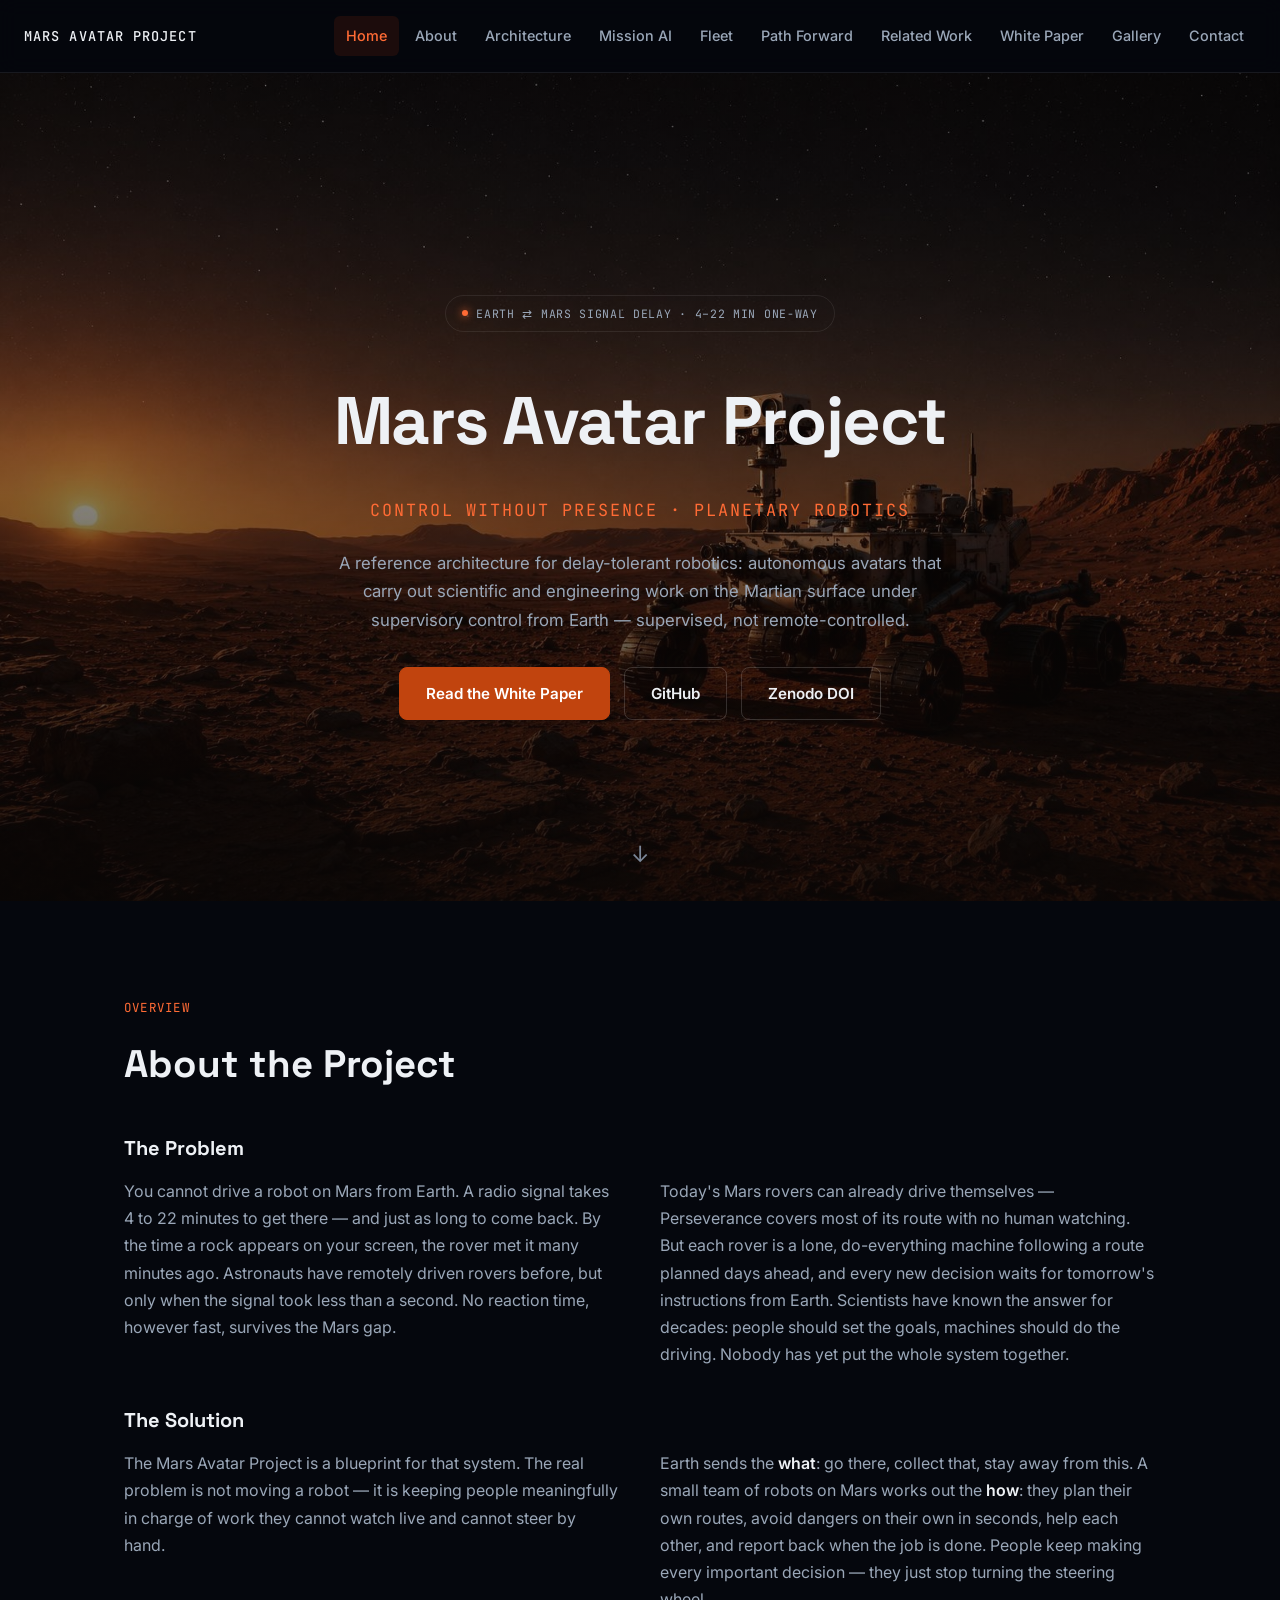
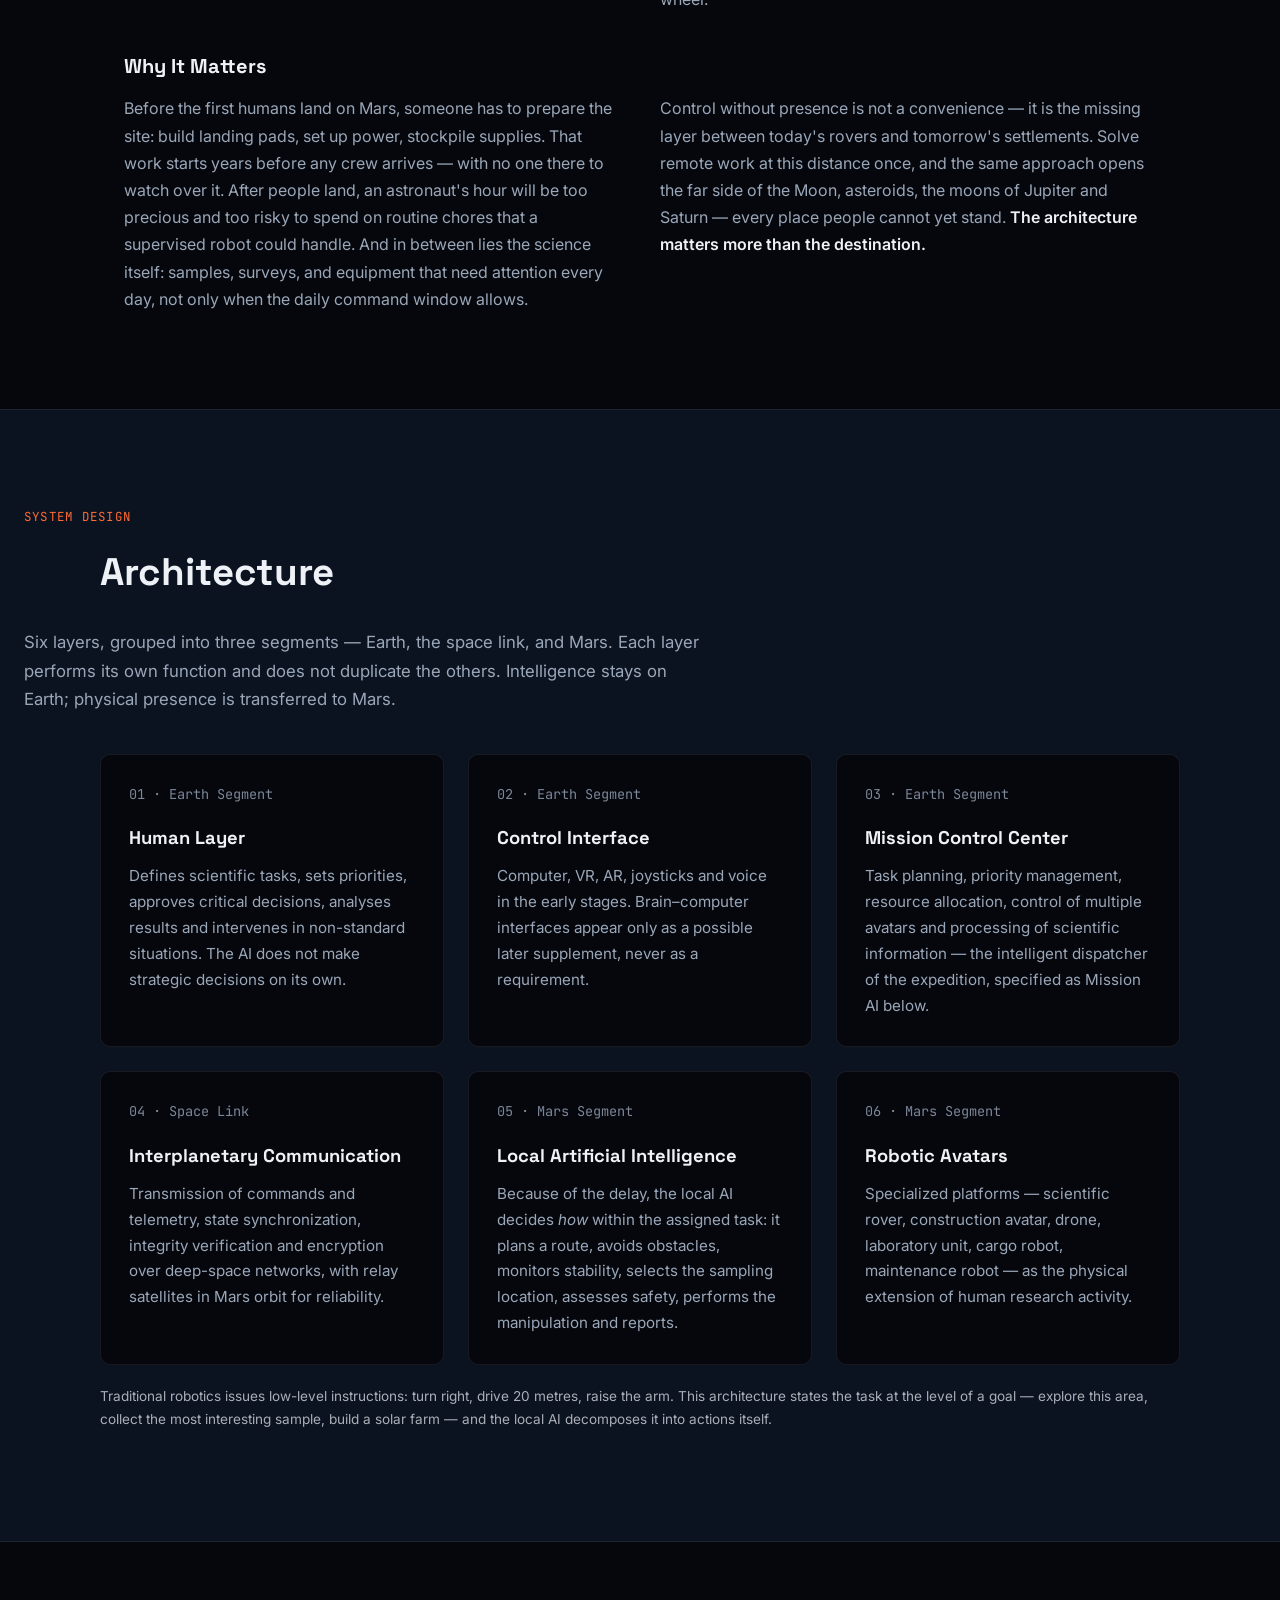
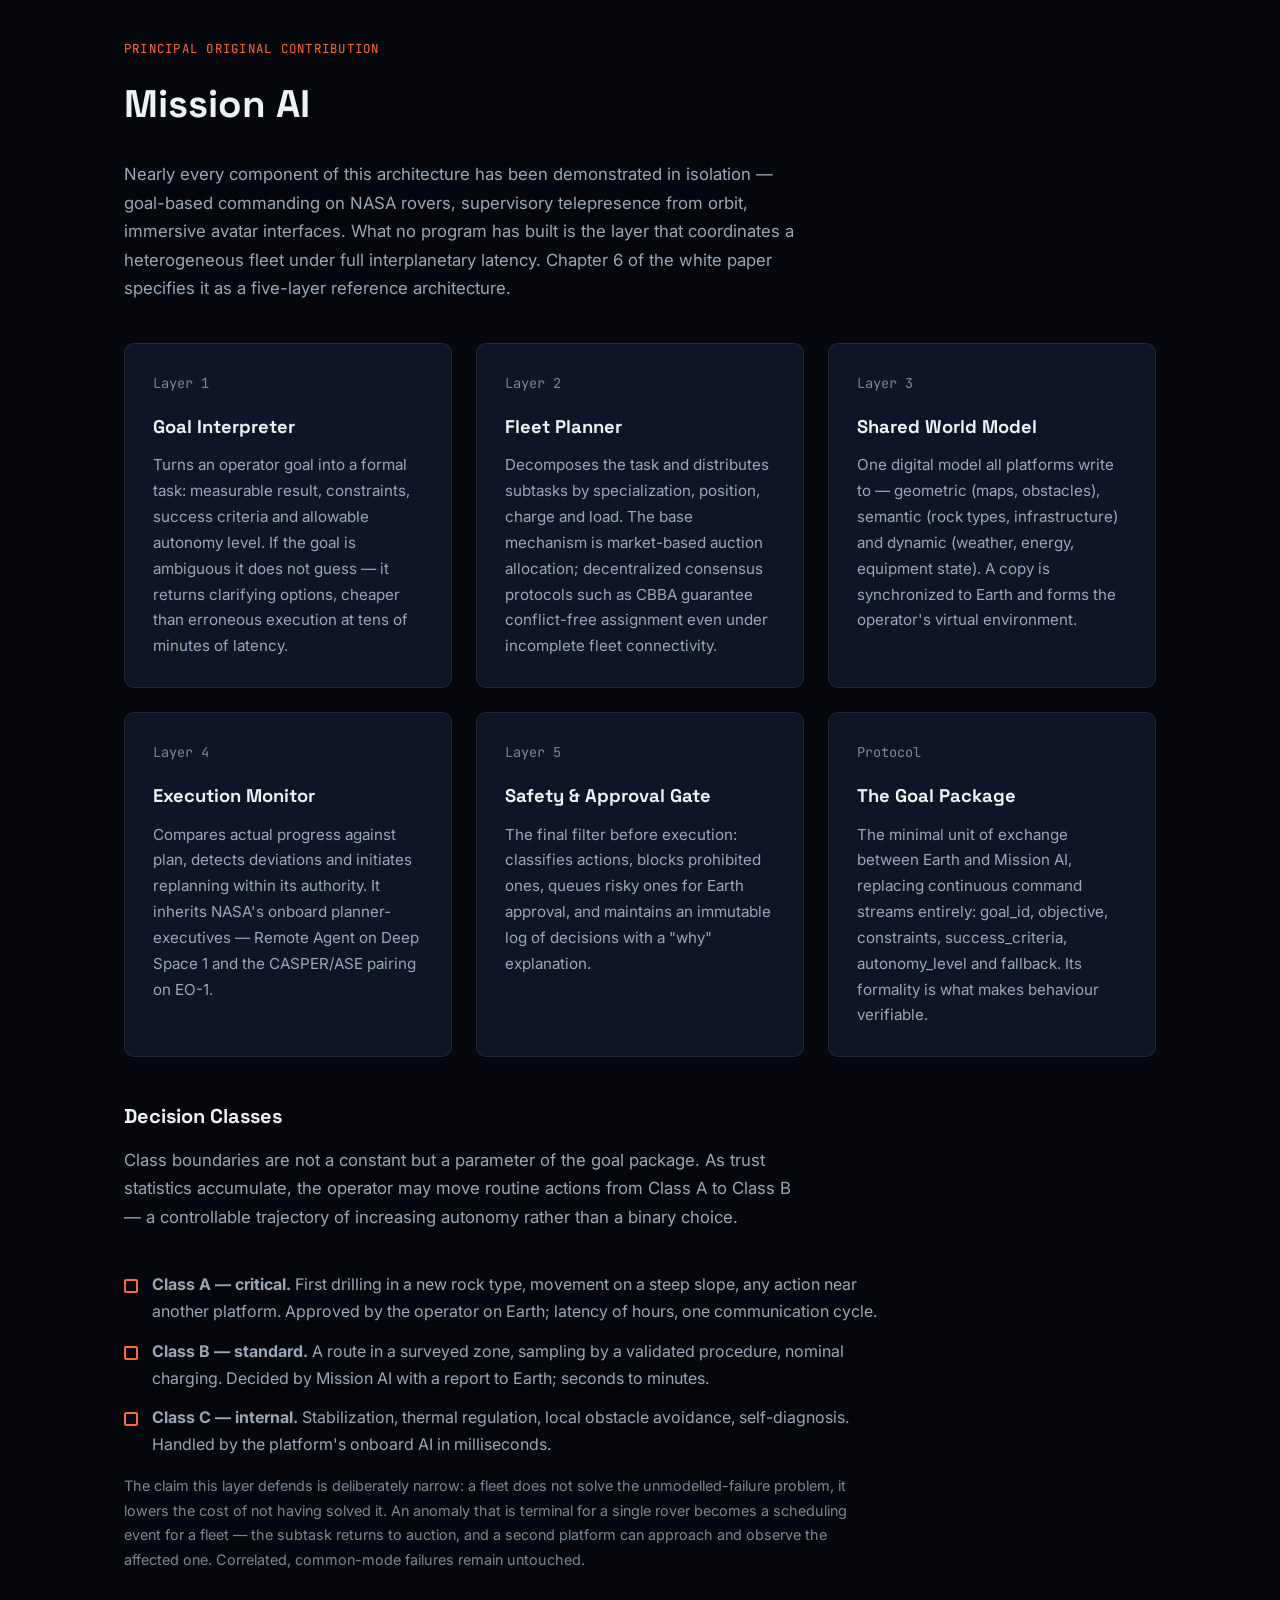
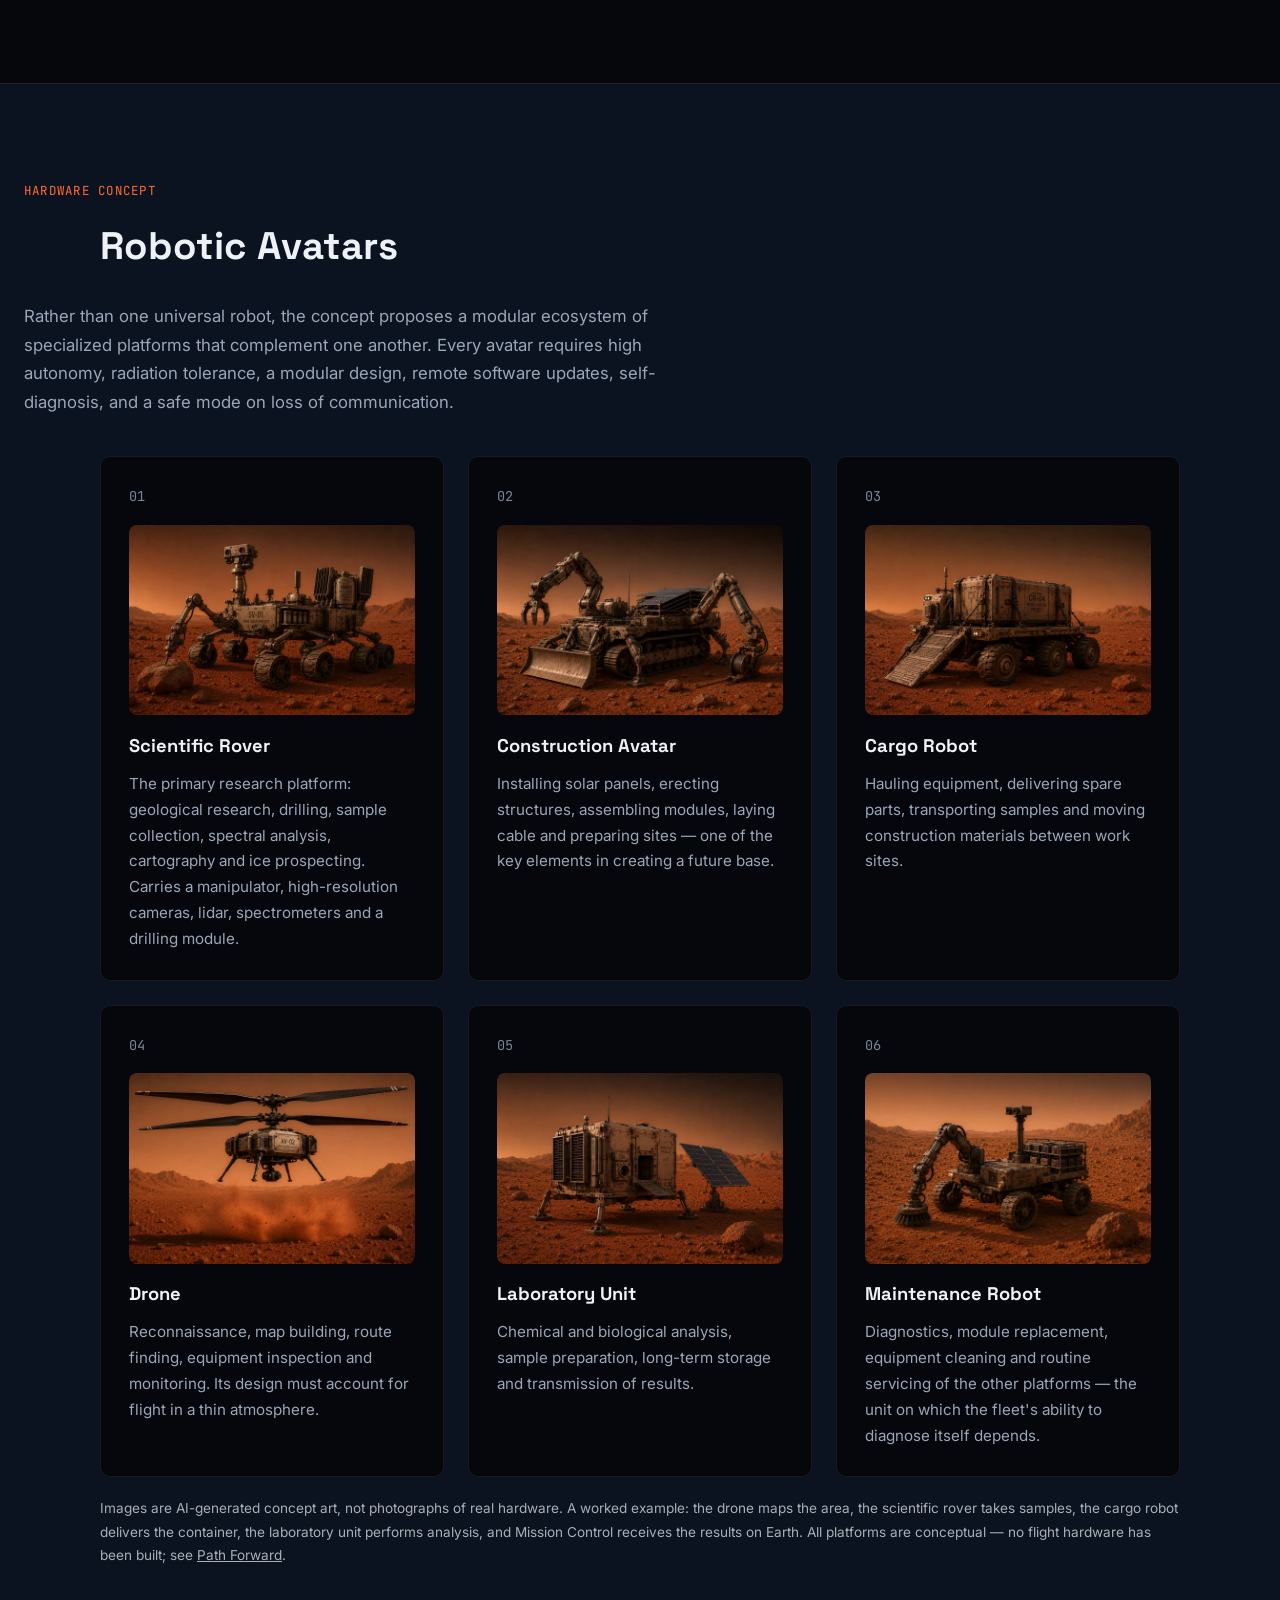
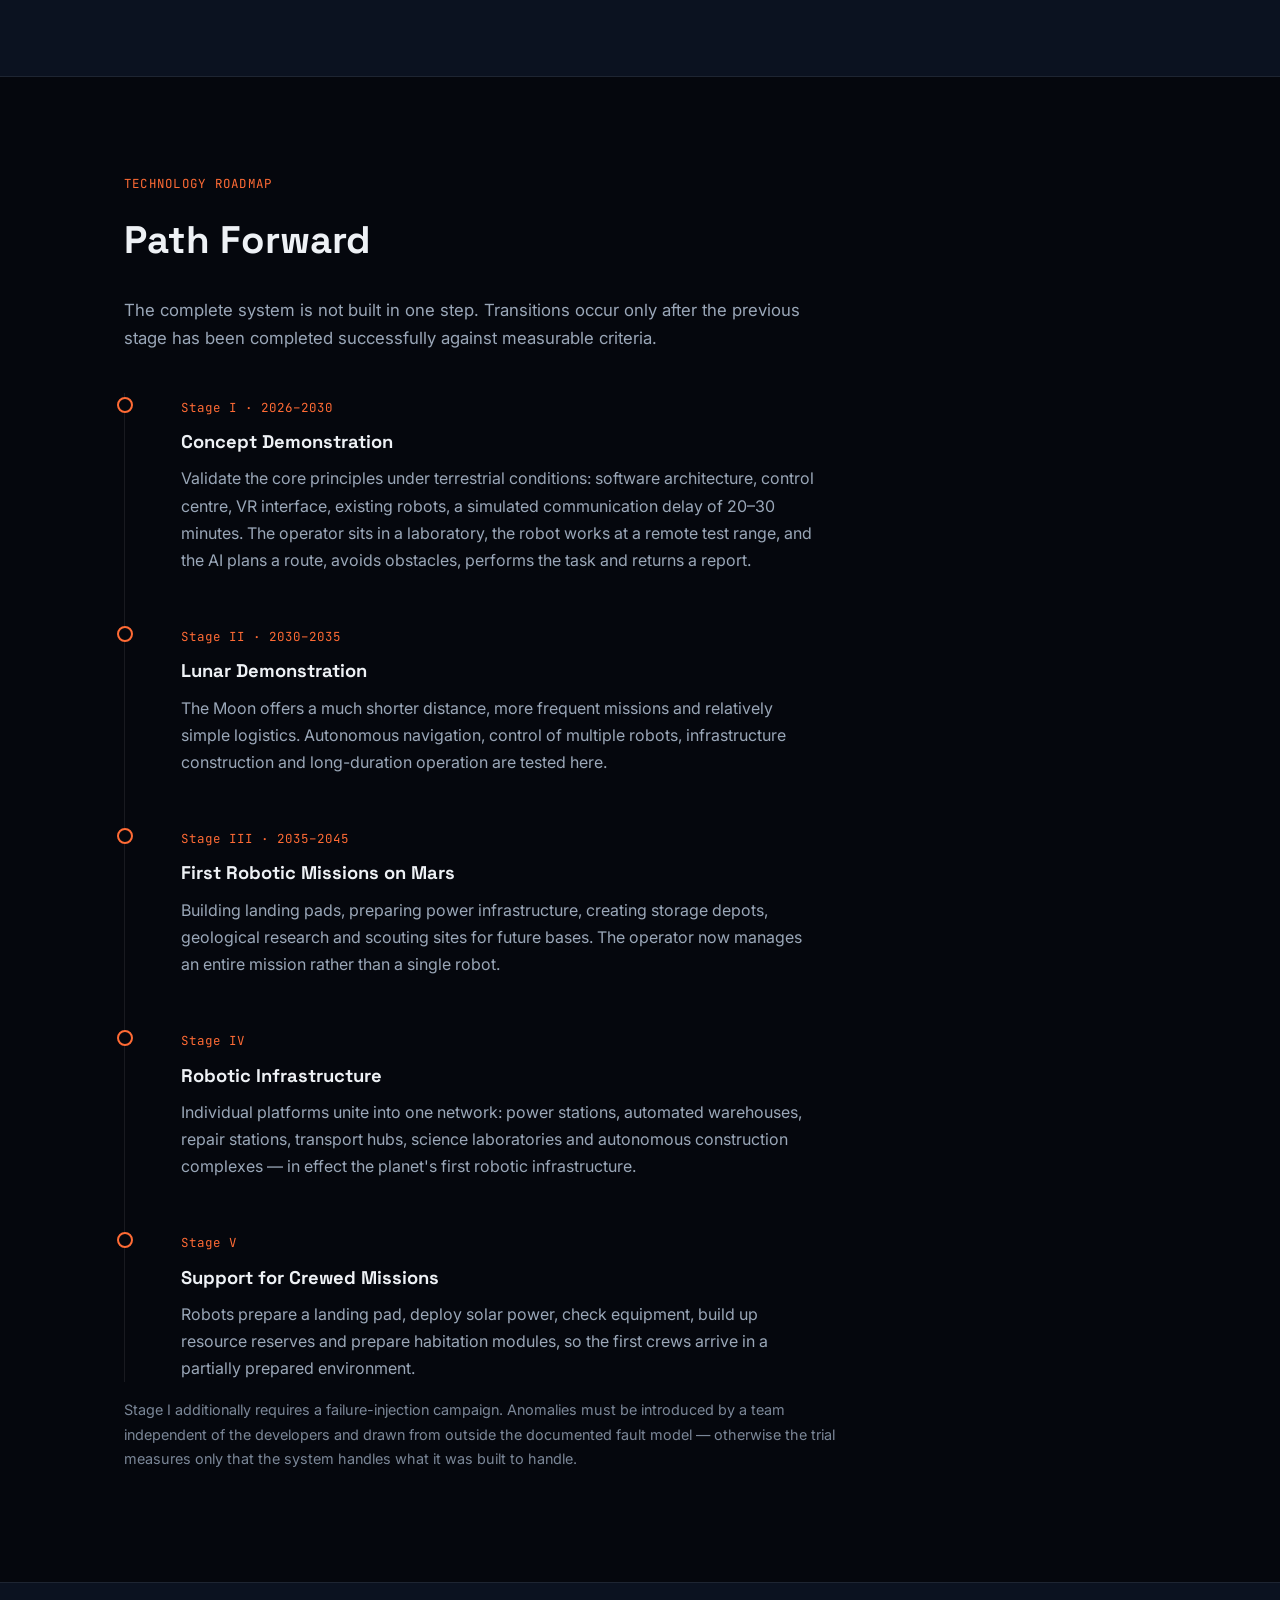
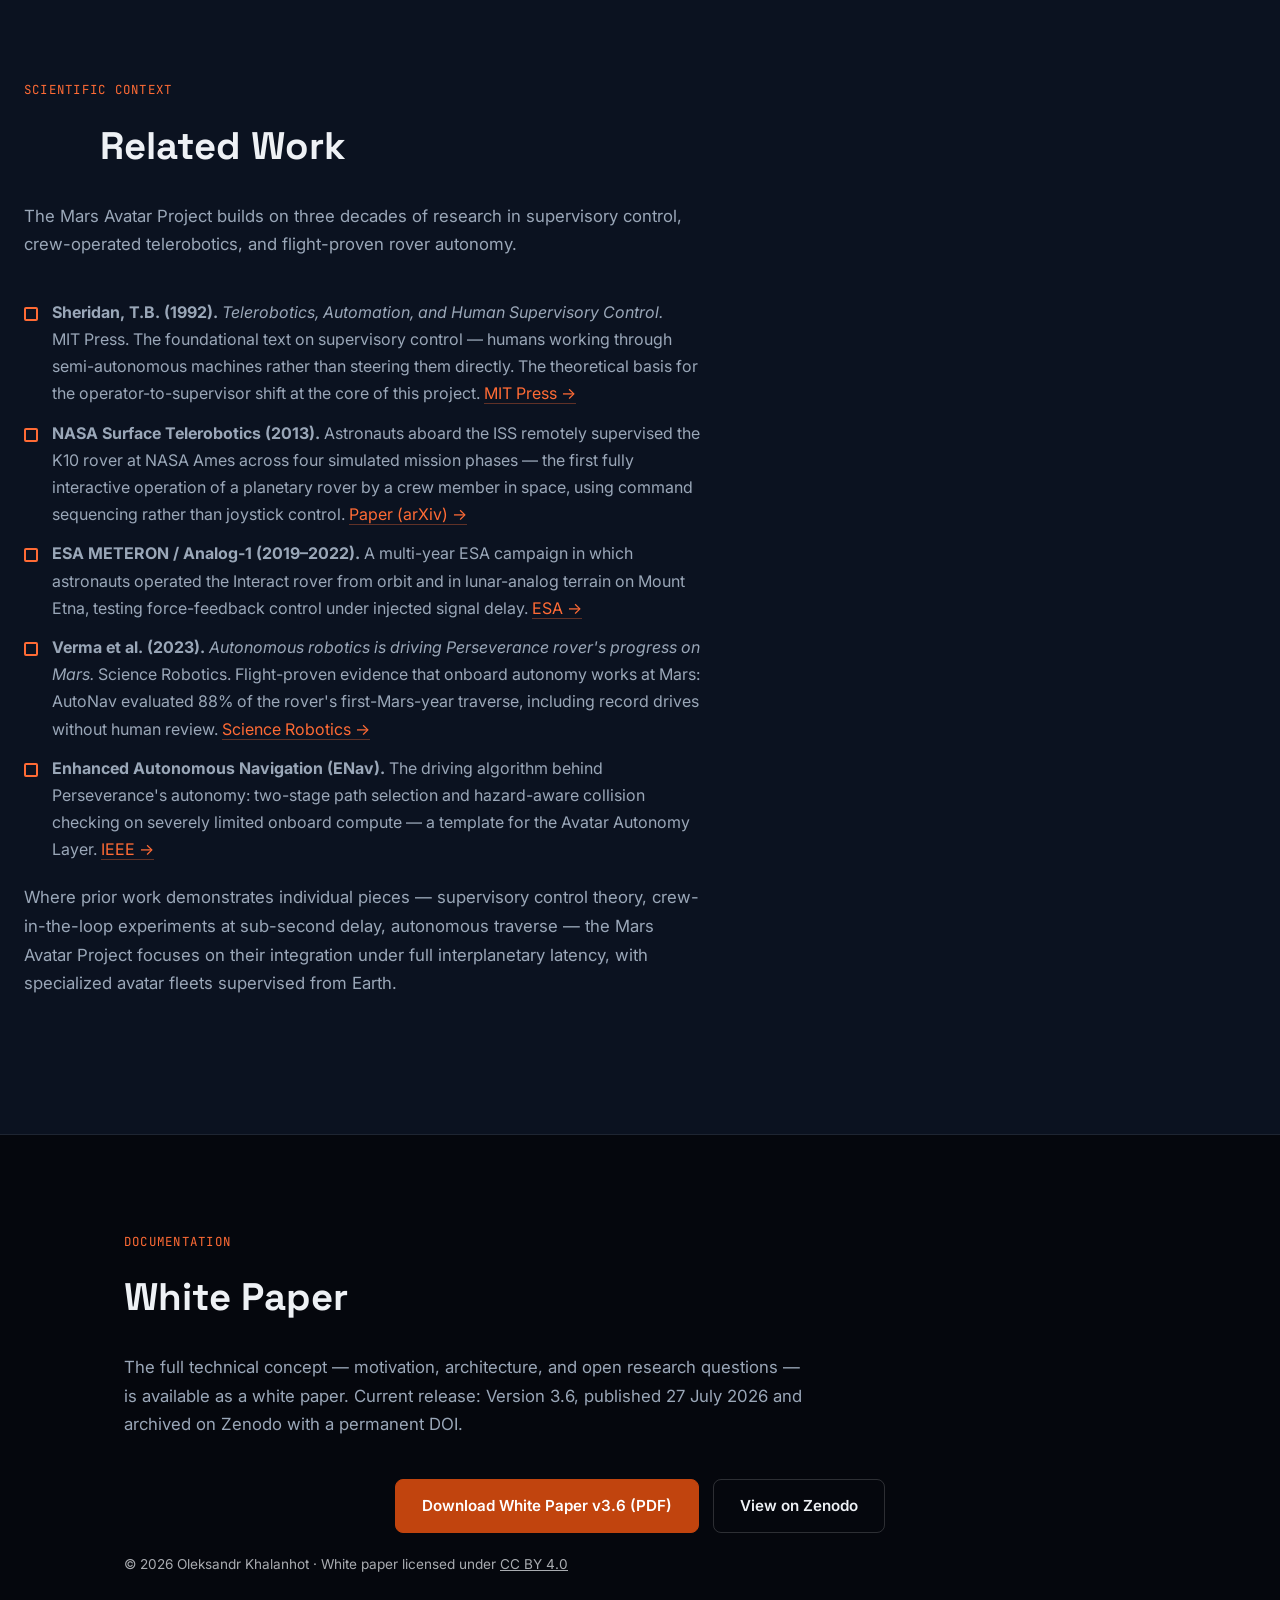
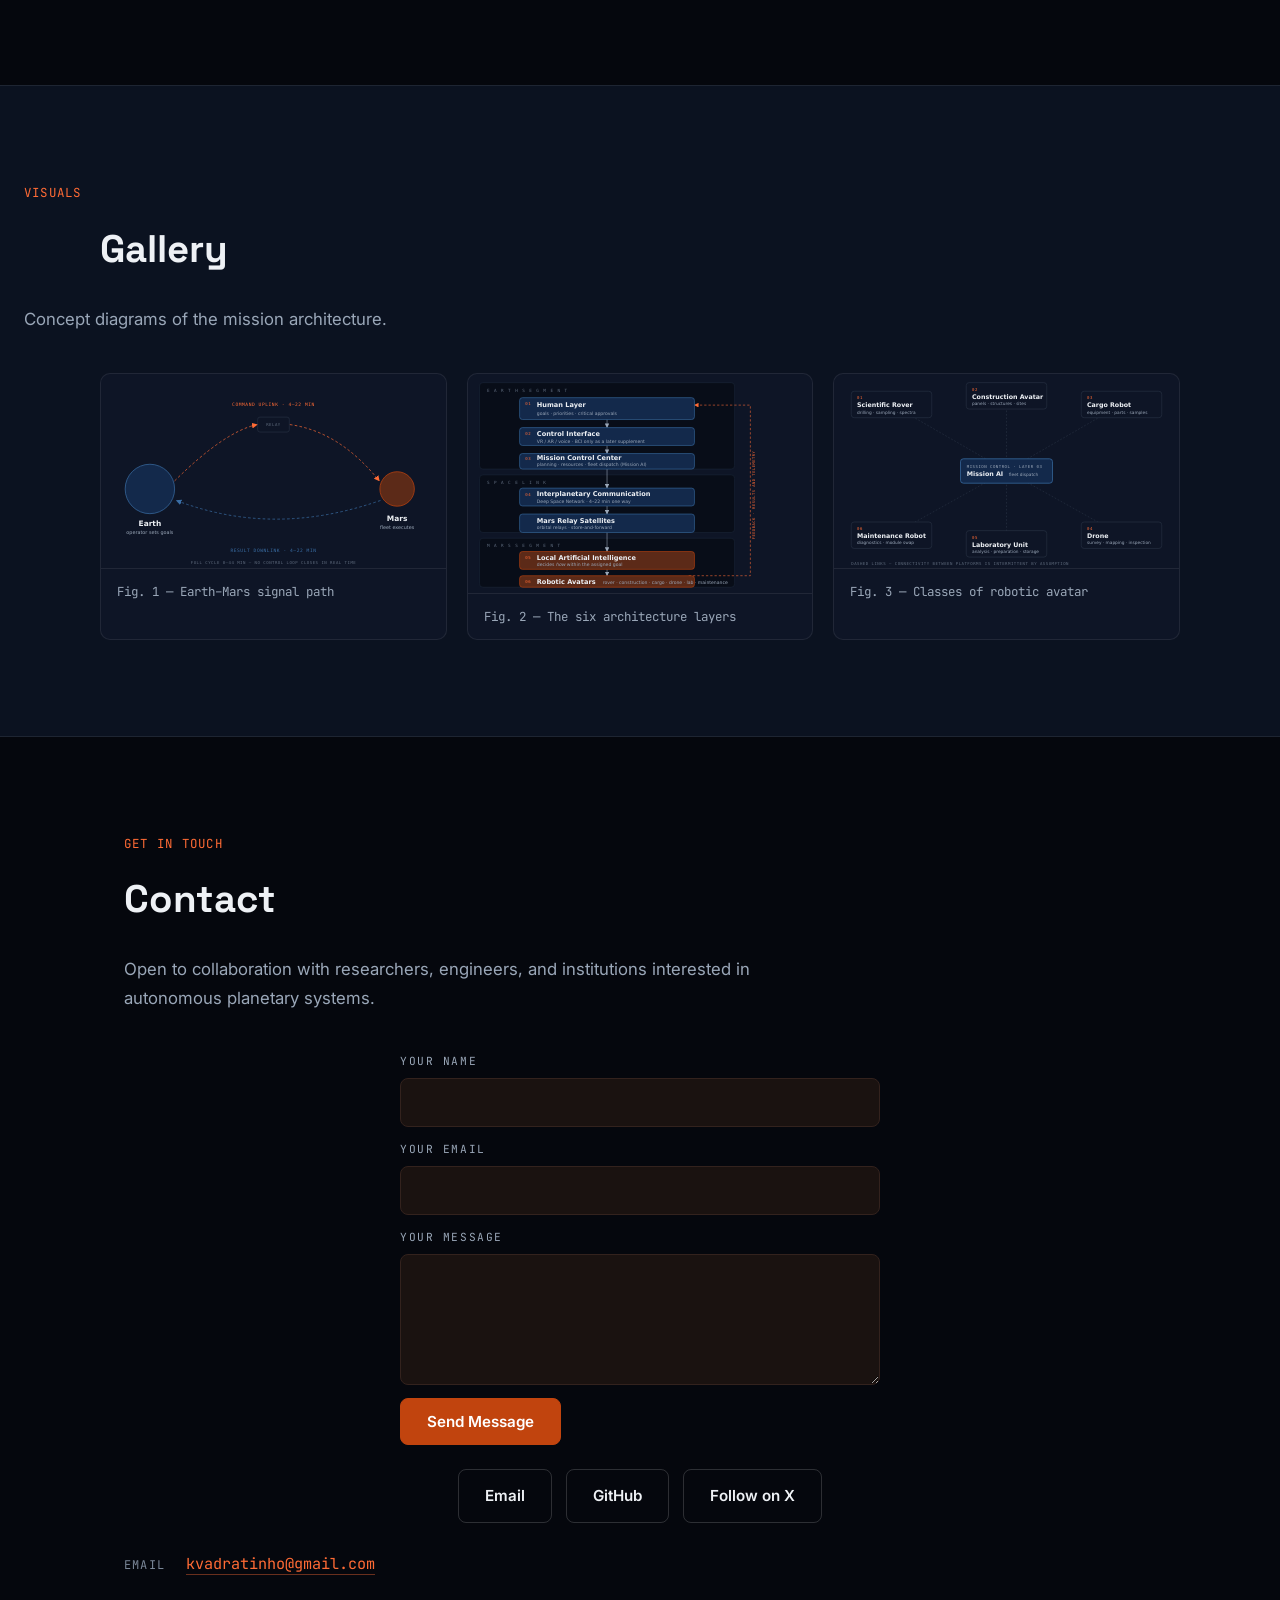
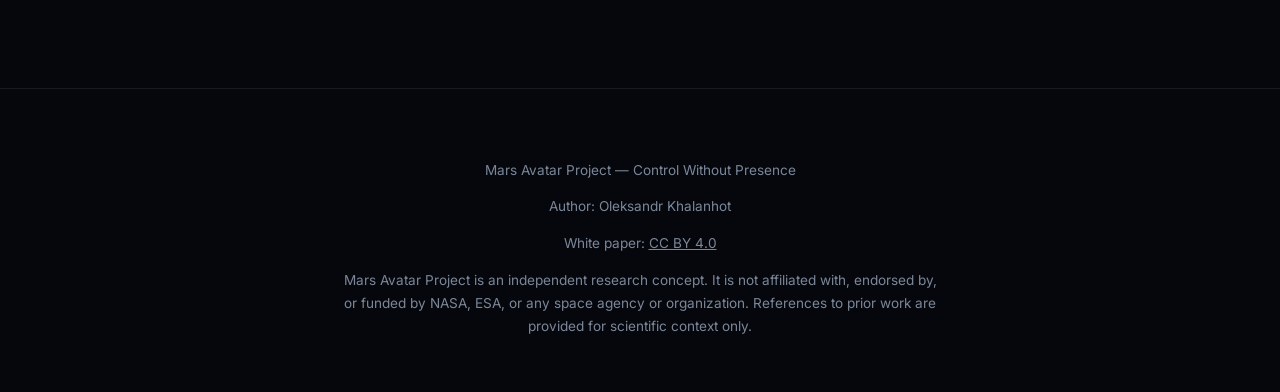
<file: index.html>
<!DOCTYPE html>
<html lang="en">
<head>
<meta charset="UTF-8">
<meta name="viewport" content="width=device-width, initial-scale=1.0">

<!-- ===== SEO ===== -->
<title>Mars Avatar Project — Planetary Robotics, Supervisory Control</title>
<meta name="description" content="A reference architecture for delay-tolerant robotics: Mars autonomous avatars under supervisory control from Earth across 4–22 minutes of signal delay.">
<meta name="keywords" content="planetary robotics, Mars autonomous avatar, supervisory control space, delay-tolerant robotics, Mars robotics, robotic avatars, multi-robot systems, interplanetary communication delay, space robotics, Mission AI, telerobotics, human-in-command autonomy">
<meta name="author" content="Oleksandr Khalanhot">
<link rel="canonical" href="https://mars-avatar.com/">
<meta name="robots" content="index, follow, max-image-preview:large, max-snippet:-1">

<!-- Google Search Console: вставьте сюда свой тег подтверждения из раздела
     «Настройки → Подтверждение права собственности → HTML-тег».
<meta name="google-site-verification" content="ВАШ_КОД_ПОДТВЕРЖДЕНИЯ"> -->

<!-- Open Graph: превью при отправке ссылки в соцсети и мессенджеры -->
<meta property="og:type" content="website">
<meta property="og:site_name" content="Mars Avatar Project">
<meta property="og:title" content="Mars Avatar Project — Control Without Presence">
<meta property="og:description" content="A reference architecture for delay-tolerant robotics: Mars autonomous avatars under supervisory control from Earth across full interplanetary signal delay.">
<meta property="og:url" content="https://mars-avatar.com/">
<meta property="og:image" content="https://mars-avatar.com/og-image.jpg">
<meta property="og:image:width" content="1200">
<meta property="og:image:height" content="630">
<meta property="og:locale" content="en">

<!-- Twitter/X карточка -->
<meta name="twitter:card" content="summary_large_image">
<meta name="twitter:site" content="@Mars_avatar">
<meta name="twitter:title" content="Mars Avatar Project — Control Without Presence">
<meta name="twitter:description" content="A reference architecture for delay-tolerant robotics: Mars autonomous avatars under supervisory control from Earth across full interplanetary signal delay.">
<meta name="twitter:image" content="https://mars-avatar.com/og-image.jpg">

<!-- Иконка сайта -->
<link rel="icon" href="favicon.ico" sizes="48x48">
<link rel="icon" href="favicon.svg" type="image/svg+xml">
<link rel="icon" href="icon-192.png" type="image/png" sizes="192x192">
<link rel="apple-touch-icon" href="apple-touch-icon.png">

<!-- ===== Schema.org JSON-LD ===== -->
<script type="application/ld+json">
{
  "@context": "https://schema.org",
  "@graph": [
    {
      "@type": "WebSite",
      "name": "Mars Avatar Project",
      "alternateName": "Control Without Presence",
      "url": "https://mars-avatar.com/",
      "description": "A research concept for autonomous robotic avatars performing scientific and engineering work on Mars under human supervision from Earth.",
      "inLanguage": "en"
    },
    {
      "@type": "Person",
      "name": "Oleksandr Khalanhot",
      "url": "https://mars-avatar.com/",
      "identifier": "https://orcid.org/0009-0008-9605-1625",
      "sameAs": [
        "https://orcid.org/0009-0008-9605-1625",
        "https://github.com/Kvadratinho",
        "https://doi.org/10.5281/zenodo.21185807"
      ]
    },
    {
      "@type": "ResearchProject",
      "name": "Mars Avatar Project",
      "alternateName": "Control Without Presence",
      "url": "https://mars-avatar.com/",
      "founder": { "@type": "Person", "name": "Oleksandr Khalanhot" },
      "description": "An open research concept for supervising fleets of autonomous robotic avatars on Mars across full interplanetary signal delay.",
      "identifier": "https://doi.org/10.5281/zenodo.21185807",
      "sameAs": [
        "https://doi.org/10.5281/zenodo.21185807",
        "https://zenodo.org/records/21627800",
        "https://github.com/Kvadratinho/mars-avatar-project"
      ]
    },
    {
      "@type": "ScholarlyArticle",
      "headline": "Mars Avatar Project White Paper (Version 3.6)",
      "version": "3.6",
      "datePublished": "2026-07-27",
      "author": { "@type": "Person", "name": "Oleksandr Khalanhot" },
      "publisher": { "@type": "Organization", "name": "Zenodo", "url": "https://zenodo.org/" },
      "identifier": "https://doi.org/10.5281/zenodo.21185807",
      "url": "https://doi.org/10.5281/zenodo.21185807",
      "about": "Autonomous robotic avatars for Mars exploration under human supervision from Earth",
      "license": "https://creativecommons.org/licenses/by/4.0/"
    }
  ]
}
</script>

<!-- Google Fonts: Space Grotesk (заголовки) + Inter (текст) + JetBrains Mono (данные) -->
<link rel="preconnect" href="https://fonts.googleapis.com">
<link rel="preconnect" href="https://fonts.gstatic.com" crossorigin>
<link href="https://fonts.googleapis.com/css2?family=Space+Grotesk:wght@400;500;600;700&family=Inter:wght@400;500;600;700&family=JetBrains+Mono:wght@400;500&display=swap" rel="stylesheet">

<link rel="stylesheet" href="style.css">
<style>
  /* Hero background: Mars panorama with dark overlay for text readability */
  header#home{
    background:
      linear-gradient(to bottom,
        rgba(10,7,6,0.55) 0%,
        rgba(10,7,6,0.45) 45%,
        rgba(10,7,6,0.85) 100%),
      url('hero-bg.jpg') 65% bottom / cover no-repeat;
  }
  @media (max-width: 700px){
    header#home{
      background:
        linear-gradient(to bottom,
          rgba(10,7,6,0.60) 0%,
          rgba(10,7,6,0.55) 45%,
          rgba(10,7,6,0.88) 100%),
        url('hero-bg.jpg') 60% bottom / cover no-repeat;
    }
  }
  /* Floating back-to-top button */
  #to-top{
    position:fixed; right:1.1rem; bottom:1.1rem; z-index:90;
    width:46px; height:46px; border-radius:50%;
    background:rgba(26,18,16,0.92); border:1px solid #33221d;
    color:#e8ddd6; font-size:1.25rem; text-decoration:none;
    display:flex; align-items:center; justify-content:center;
    opacity:0; pointer-events:none; transition:opacity .3s;
  }
  #to-top.show{ opacity:1; pointer-events:auto; }
  /* Contact form */
  .contact-form{
    max-width:480px; margin:2rem auto 0; display:grid; gap:0.8rem; text-align:left;
  }
  .contact-form input, .contact-form textarea{
    width:100%; box-sizing:border-box; padding:0.85rem 1rem;
    background:#1a1210; border:1px solid #33221d; border-radius:8px;
    color:#e8ddd6; font-family:inherit; font-size:1rem;
  }
  .contact-form input:focus, .contact-form textarea:focus{
    outline:none; border-color:#c65a33;
  }
  .contact-form button{ cursor:pointer; font-family:inherit; }
</style>
</head>

<body>

<!-- ============ NAVIGATION ============ -->
<nav id="site-nav">
  <a href="#home" class="nav-logo">MARS AVATAR PROJECT</a>
  <button id="nav-toggle" aria-label="Toggle menu" aria-expanded="false">
    <span></span><span></span><span></span>
  </button>
  <div id="nav-links">
    <a href="#home">Home</a>
    <a href="#about">About</a>
    <a href="#architecture">Architecture</a>
    <a href="#mission-ai">Mission AI</a>
    <a href="#fleet">Fleet</a>
    <a href="#roadmap">Path Forward</a>
    <a href="#related">Related Work</a>
    <a href="#whitepaper">White Paper</a>
    <a href="#gallery">Gallery</a>
    <a href="#contact">Contact</a>
  </div>
</nav>

<!-- ============ HOME / HERO ============ -->
<header id="home">
  <div class="signal-badge">
    <span class="dot"></span>
    EARTH ⇄ MARS SIGNAL DELAY&nbsp;·&nbsp;4–22&nbsp;MIN ONE-WAY
  </div>
  <h1>Mars Avatar Project<span class="tagline">Control Without Presence &middot; Planetary Robotics</span></h1>
  <p class="hero-sub">
    A reference architecture for delay-tolerant robotics: autonomous avatars
    that carry out scientific and engineering work on the Martian surface under
    supervisory control from Earth — supervised, not remote-controlled.
  </p>
  <div class="buttons">
<a class="button button-primary" href="#whitepaper">Read the White Paper</a>
<a class="button" href="https://github.com/Kvadratinho/mars-avatar-project" target="_blank" rel="noopener">GitHub</a>
<a class="button" href="https://doi.org/10.5281/zenodo.21185807" target="_blank" rel="noopener">Zenodo DOI</a>
</div>

  <a href="#about" class="scroll-cue" aria-label="Scroll to About">↓</a>
</header>

<main>

<!-- ============ ABOUT ============ -->
<section id="about" class="section">
  <p class="eyebrow">Overview</p>
  <h2>About the Project</h2>

  <h3 style="margin:2.2rem 0 0.8rem; font-size:1.25rem;">The Problem</h3>
  <div class="section-grid">
    <p>
      You cannot drive a robot on Mars from Earth. A radio signal takes 4 to
      22 minutes to get there — and just as long to come back. By the time a
      rock appears on your screen, the rover met it many minutes ago.
      Astronauts have remotely driven rovers before, but only when the signal
      took less than a second. No reaction time, however fast, survives the
      Mars gap.
    </p>
    <p>
      Today's Mars rovers can already drive themselves — Perseverance covers
      most of its route with no human watching. But each rover is a lone,
      do-everything machine following a route planned days ahead, and every
      new decision waits for tomorrow's instructions from Earth. Scientists
      have known the answer for decades: people should set the goals, machines
      should do the driving. Nobody has yet put the whole system together.
    </p>
  </div>

  <h3 style="margin:2.2rem 0 0.8rem; font-size:1.25rem;">The Solution</h3>
  <div class="section-grid">
    <p>
      The Mars Avatar Project is a blueprint for that system. The real problem
      is not moving a robot — it is keeping people meaningfully in charge of
      work they cannot watch live and cannot steer by hand.
    </p>
    <p>
      Earth sends the <em>what</em>: go there, collect that, stay away from
      this. A small team of robots on Mars works out the <em>how</em>: they
      plan their own routes, avoid dangers on their own in seconds, help each
      other, and report back when the job is done. People keep making every
      important decision — they just stop turning the steering wheel.
    </p>
  </div>

  <h3 style="margin:2.2rem 0 0.8rem; font-size:1.25rem;">Why It Matters</h3>
  <div class="section-grid">
    <p>
      Before the first humans land on Mars, someone has to prepare the site:
      build landing pads, set up power, stockpile supplies. That work starts
      years before any crew arrives — with no one there to watch over it.
      After people land, an astronaut's hour will be too precious and too
      risky to spend on routine chores that a supervised robot could handle.
      And in between lies the science itself: samples, surveys, and equipment
      that need attention every day, not only when the daily command window
      allows.
    </p>
    <p>
      Control without presence is not a convenience — it is the missing layer
      between today's rovers and tomorrow's settlements. Solve remote work at
      this distance once, and the same approach opens the far side of the
      Moon, asteroids, the moons of Jupiter and Saturn — every place people
      cannot yet stand. <em>The architecture matters more than the
      destination.</em>
    </p>
  </div>
</section>

<!-- ============ ARCHITECTURE ============ -->
<section id="architecture" class="section section-alt">
  <p class="eyebrow">System Design</p>
  <h2>Architecture</h2>
  <p class="section-intro">
    Six layers, grouped into three segments — Earth, the space link, and Mars.
    Each layer performs its own function and does not duplicate the others.
    Intelligence stays on Earth; physical presence is transferred to Mars.
  </p>
  <div class="card-grid">
    <div class="card">
      <span class="card-index">01 &middot; Earth Segment</span>
      <h3>Human Layer</h3>
      <p>Defines scientific tasks, sets priorities, approves critical decisions, analyses results and intervenes in non-standard situations. The AI does not make strategic decisions on its own.</p>
    </div>
    <div class="card">
      <span class="card-index">02 &middot; Earth Segment</span>
      <h3>Control Interface</h3>
      <p>Computer, VR, AR, joysticks and voice in the early stages. Brain–computer interfaces appear only as a possible later supplement, never as a requirement.</p>
    </div>
    <div class="card">
      <span class="card-index">03 &middot; Earth Segment</span>
      <h3>Mission Control Center</h3>
      <p>Task planning, priority management, resource allocation, control of multiple avatars and processing of scientific information — the intelligent dispatcher of the expedition, specified as Mission AI below.</p>
    </div>
    <div class="card">
      <span class="card-index">04 &middot; Space Link</span>
      <h3>Interplanetary Communication</h3>
      <p>Transmission of commands and telemetry, state synchronization, integrity verification and encryption over deep-space networks, with relay satellites in Mars orbit for reliability.</p>
    </div>
    <div class="card">
      <span class="card-index">05 &middot; Mars Segment</span>
      <h3>Local Artificial Intelligence</h3>
      <p>Because of the delay, the local AI decides <em>how</em> within the assigned task: it plans a route, avoids obstacles, monitors stability, selects the sampling location, assesses safety, performs the manipulation and reports.</p>
    </div>
    <div class="card">
      <span class="card-index">06 &middot; Mars Segment</span>
      <h3>Robotic Avatars</h3>
      <p>Specialized platforms — scientific rover, construction avatar, drone, laboratory unit, cargo robot, maintenance robot — as the physical extension of human research activity.</p>
    </div>
  </div>
  <p style="font-size:0.85rem; opacity:0.7; margin-top:1.25rem;">
    Traditional robotics issues low-level instructions: turn right, drive 20 metres,
    raise the arm. This architecture states the task at the level of a goal — explore
    this area, collect the most interesting sample, build a solar farm — and the local
    AI decomposes it into actions itself.
  </p>
</section>

<!-- ============ MISSION AI ============ -->
<section id="mission-ai" class="section">
  <p class="eyebrow">Principal Original Contribution</p>
  <h2>Mission AI</h2>
  <p class="section-intro">
    Nearly every component of this architecture has been demonstrated in isolation —
    goal-based commanding on NASA rovers, supervisory telepresence from orbit,
    immersive avatar interfaces. What no program has built is the layer that
    coordinates a heterogeneous fleet under full interplanetary latency. Chapter 6 of
    the white paper specifies it as a five-layer reference architecture.
  </p>
  <div class="card-grid">
    <div class="card">
      <span class="card-index">Layer 1</span>
      <h3>Goal Interpreter</h3>
      <p>Turns an operator goal into a formal task: measurable result, constraints, success criteria and allowable autonomy level. If the goal is ambiguous it does not guess — it returns clarifying options, cheaper than erroneous execution at tens of minutes of latency.</p>
    </div>
    <div class="card">
      <span class="card-index">Layer 2</span>
      <h3>Fleet Planner</h3>
      <p>Decomposes the task and distributes subtasks by specialization, position, charge and load. The base mechanism is market-based auction allocation; decentralized consensus protocols such as CBBA guarantee conflict-free assignment even under incomplete fleet connectivity.</p>
    </div>
    <div class="card">
      <span class="card-index">Layer 3</span>
      <h3>Shared World Model</h3>
      <p>One digital model all platforms write to — geometric (maps, obstacles), semantic (rock types, infrastructure) and dynamic (weather, energy, equipment state). A copy is synchronized to Earth and forms the operator's virtual environment.</p>
    </div>
    <div class="card">
      <span class="card-index">Layer 4</span>
      <h3>Execution Monitor</h3>
      <p>Compares actual progress against plan, detects deviations and initiates replanning within its authority. It inherits NASA's onboard planner-executives — Remote Agent on Deep Space 1 and the CASPER/ASE pairing on EO-1.</p>
    </div>
    <div class="card">
      <span class="card-index">Layer 5</span>
      <h3>Safety &amp; Approval Gate</h3>
      <p>The final filter before execution: classifies actions, blocks prohibited ones, queues risky ones for Earth approval, and maintains an immutable log of decisions with a "why" explanation.</p>
    </div>
    <div class="card">
      <span class="card-index">Protocol</span>
      <h3>The Goal Package</h3>
      <p>The minimal unit of exchange between Earth and Mission AI, replacing continuous command streams entirely: goal_id, objective, constraints, success_criteria, autonomy_level and fallback. Its formality is what makes behaviour verifiable.</p>
    </div>
  </div>

  <h3 style="margin:2.6rem 0 0.8rem; font-size:1.25rem;">Decision Classes</h3>
  <p class="section-intro" style="margin-bottom:24px;">
    Class boundaries are not a constant but a parameter of the goal package. As trust
    statistics accumulate, the operator may move routine actions from Class A to Class B
    — a controllable trajectory of increasing autonomy rather than a binary choice.
  </p>
  <ul class="check-list" style="max-width:760px;">
    <li><strong>Class A — critical.</strong> First drilling in a new rock type, movement on a steep slope, any action near another platform. Approved by the operator on Earth; latency of hours, one communication cycle.</li>
    <li><strong>Class B — standard.</strong> A route in a surveyed zone, sampling by a validated procedure, nominal charging. Decided by Mission AI with a report to Earth; seconds to minutes.</li>
    <li><strong>Class C — internal.</strong> Stabilization, thermal regulation, local obstacle avoidance, self-diagnosis. Handled by the platform's onboard AI in milliseconds.</li>
  </ul>

  <p class="note" style="max-width:760px;">
    The claim this layer defends is deliberately narrow: a fleet does not solve the
    unmodelled-failure problem, it lowers the cost of not having solved it. An anomaly
    that is terminal for a single rover becomes a scheduling event for a fleet — the
    subtask returns to auction, and a second platform can approach and observe the
    affected one. Correlated, common-mode failures remain untouched.
  </p>
</section>

<!-- ============ ROBOTIC AVATAR FLEET ============ -->
<section id="fleet" class="section section-alt">
  <p class="eyebrow">Hardware Concept</p>
  <h2>Robotic Avatars</h2>
  <p class="section-intro">
    Rather than one universal robot, the concept proposes a modular ecosystem of
    specialized platforms that complement one another. Every avatar requires high
    autonomy, radiation tolerance, a modular design, remote software updates,
    self-diagnosis, and a safe mode on loss of communication.
  </p>
  <div class="card-grid">
    <div class="card">
      <span class="card-index">01</span>
      <img src="unit-rover.webp" width="1200" height="800" loading="lazy" decoding="async" style="width:100%; height:auto; border-radius:8px; margin-bottom:0.9rem;" alt="Concept render of the Scientific Rover: a six-wheeled rocker-bogie vehicle marked SV-01 with a stereo camera mast, a manipulator arm drilling into a rock, and an MMRTG power unit with cooling fins at the rear">
      <h3>Scientific Rover</h3>
      <p>The primary research platform: geological research, drilling, sample collection, spectral analysis, cartography and ice prospecting. Carries a manipulator, high-resolution cameras, lidar, spectrometers and a drilling module.</p>
    </div>
    <div class="card">
      <span class="card-index">02</span>
      <img src="unit-construction.webp" width="1200" height="800" loading="lazy" decoding="async" style="width:100%; height:auto; border-radius:8px; margin-bottom:0.9rem;" alt="Concept render of the Construction Avatar: a tracked vehicle with two heavy manipulator arms, a levelling blade at the front, a cable reel and a stack of solar panels on the deck, on Martian terrain">
      <h3>Construction Avatar</h3>
      <p>Installing solar panels, erecting structures, assembling modules, laying cable and preparing sites — one of the key elements in creating a future base.</p>
    </div>
    <div class="card">
      <span class="card-index">03</span>
      <img src="unit-cargo.webp" width="1200" height="800" loading="lazy" decoding="async" style="width:100%; height:auto; border-radius:8px; margin-bottom:0.9rem;" alt="Concept render of the Cargo Robot: a six-wheeled flatbed hauler marked CR-04 carrying a chained modular container, with its loading ramp lowered at the rear">
      <h3>Cargo Robot</h3>
      <p>Hauling equipment, delivering spare parts, transporting samples and moving construction materials between work sites.</p>
    </div>
    <div class="card">
      <span class="card-index">04</span>
      <img src="unit-drone.webp" width="1200" height="800" loading="lazy" decoding="async" style="width:100%; height:auto; border-radius:8px; margin-bottom:0.9rem;" alt="Concept render of the Drone: a coaxial twin-rotor aircraft marked AV-02 hovering low over Martian regolith, raising a cloud of dust, with a camera gimbal beneath the fuselage">
      <h3>Drone</h3>
      <p>Reconnaissance, map building, route finding, equipment inspection and monitoring. Its design must account for flight in a thin atmosphere.</p>
    </div>
    <div class="card">
      <span class="card-index">05</span>
      <img src="unit-laboratory.webp" width="1200" height="800" loading="lazy" decoding="async" style="width:100%; height:auto; border-radius:8px; margin-bottom:0.9rem;" alt="Concept render of the Laboratory Unit: a stationary analysis module marked A-07 on four levelling legs, with a sample intake hatch, radiator panels and a deployed solar array beside it">
      <h3>Laboratory Unit</h3>
      <p>Chemical and biological analysis, sample preparation, long-term storage and transmission of results.</p>
    </div>
    <div class="card">
      <span class="card-index">06</span>
      <img src="unit-maintenance.webp" width="1200" height="800" loading="lazy" decoding="async" style="width:100%; height:auto; border-radius:8px; margin-bottom:0.9rem;" alt="Concept render of the Maintenance Robot: a four-wheeled service unit marked SR-07 with an articulated arm ending in a rotary dust brush and a rack of replacement modules on the deck">
      <h3>Maintenance Robot</h3>
      <p>Diagnostics, module replacement, equipment cleaning and routine servicing of the other platforms — the unit on which the fleet's ability to diagnose itself depends.</p>
    </div>
  </div>
  <p style="font-size:0.85rem; opacity:0.7; margin-top:1.25rem;">
    Images are AI-generated concept art, not photographs of real hardware.
    A worked example: the drone maps the area, the scientific rover takes samples, the
    cargo robot delivers the container, the laboratory unit performs analysis, and
    Mission Control receives the results on Earth. All platforms are conceptual — no
    flight hardware has been built; see <a href="#roadmap">Path Forward</a>.
  </p>
</section>

<!-- ============ PATH FORWARD ============ -->
<section id="roadmap" class="section">
  <p class="eyebrow">Technology Roadmap</p>
  <h2>Path Forward</h2>
  <p class="section-intro">
    The complete system is not built in one step. Transitions occur only after the
    previous stage has been completed successfully against measurable criteria.
  </p>
  <div class="timeline">
    <div class="timeline-item">
      <span class="timeline-marker">Stage I &middot; 2026–2030</span>
      <div class="timeline-content">
        <h3>Concept Demonstration</h3>
        <p>Validate the core principles under terrestrial conditions: software architecture, control centre, VR interface, existing robots, a simulated communication delay of 20–30 minutes. The operator sits in a laboratory, the robot works at a remote test range, and the AI plans a route, avoids obstacles, performs the task and returns a report.</p>
      </div>
    </div>
    <div class="timeline-item">
      <span class="timeline-marker">Stage II &middot; 2030–2035</span>
      <div class="timeline-content">
        <h3>Lunar Demonstration</h3>
        <p>The Moon offers a much shorter distance, more frequent missions and relatively simple logistics. Autonomous navigation, control of multiple robots, infrastructure construction and long-duration operation are tested here.</p>
      </div>
    </div>
    <div class="timeline-item">
      <span class="timeline-marker">Stage III &middot; 2035–2045</span>
      <div class="timeline-content">
        <h3>First Robotic Missions on Mars</h3>
        <p>Building landing pads, preparing power infrastructure, creating storage depots, geological research and scouting sites for future bases. The operator now manages an entire mission rather than a single robot.</p>
      </div>
    </div>
    <div class="timeline-item">
      <span class="timeline-marker">Stage IV</span>
      <div class="timeline-content">
        <h3>Robotic Infrastructure</h3>
        <p>Individual platforms unite into one network: power stations, automated warehouses, repair stations, transport hubs, science laboratories and autonomous construction complexes — in effect the planet's first robotic infrastructure.</p>
      </div>
    </div>
    <div class="timeline-item">
      <span class="timeline-marker">Stage V</span>
      <div class="timeline-content">
        <h3>Support for Crewed Missions</h3>
        <p>Robots prepare a landing pad, deploy solar power, check equipment, build up resource reserves and prepare habitation modules, so the first crews arrive in a partially prepared environment.</p>
      </div>
    </div>
  </div>
  <p class="note" style="max-width:720px;">
    Stage I additionally requires a failure-injection campaign. Anomalies must be
    introduced by a team independent of the developers and drawn from outside the
    documented fault model — otherwise the trial measures only that the system handles
    what it was built to handle.
  </p>
</section>

<!-- ============ RELATED WORK ============ -->
<section id="related" class="section section-alt">
  <p class="eyebrow">Scientific Context</p>
  <h2>Related Work</h2>
  <p class="section-intro">
    The Mars Avatar Project builds on three decades of research in supervisory
    control, crew-operated telerobotics, and flight-proven rover autonomy.
  </p>
  <ul class="check-list">
    <li>
      <strong>Sheridan, T.B. (1992).</strong> <em>Telerobotics, Automation, and Human Supervisory Control.</em> MIT&nbsp;Press.
      The foundational text on supervisory control — humans working through semi-autonomous machines
      rather than steering them directly. The theoretical basis for the operator-to-supervisor shift
      at the core of this project.
      <a href="https://mitpress.mit.edu/9780262515474/telerobotics-automation-and-human-supervisory-control/" target="_blank" rel="noopener">MIT Press →</a>
    </li>
    <li>
      <strong>NASA Surface Telerobotics (2013).</strong> Astronauts aboard the ISS remotely supervised
      the K10 rover at NASA Ames across four simulated mission phases — the first fully interactive
      operation of a planetary rover by a crew member in space, using command sequencing rather than
      joystick control.
      <a href="https://arxiv.org/abs/1705.09692" target="_blank" rel="noopener">Paper (arXiv) →</a>
    </li>
    <li>
      <strong>ESA METERON / Analog-1 (2019–2022).</strong> A multi-year ESA campaign in which astronauts
      operated the Interact rover from orbit and in lunar-analog terrain on Mount Etna, testing
      force-feedback control under injected signal delay.
      <a href="https://www.esa.int/Enabling_Support/Space_Engineering_Technology/Rover_plus_astronaut_complete_Mount_Etna_challenge" target="_blank" rel="noopener">ESA →</a>
    </li>
    <li>
      <strong>Verma et al. (2023).</strong> <em>Autonomous robotics is driving Perseverance rover's progress on Mars.</em>
      Science Robotics. Flight-proven evidence that onboard autonomy works at Mars: AutoNav evaluated
      88% of the rover's first-Mars-year traverse, including record drives without human review.
      <a href="https://www.science.org/doi/10.1126/scirobotics.adi3099" target="_blank" rel="noopener">Science Robotics →</a>
    </li>
    <li>
      <strong>Enhanced Autonomous Navigation (ENav).</strong> The driving algorithm behind Perseverance's
      autonomy: two-stage path selection and hazard-aware collision checking on severely limited
      onboard compute — a template for the Avatar Autonomy Layer.
      <a href="https://ieeexplore.ieee.org/document/11265757" target="_blank" rel="noopener">IEEE →</a>
    </li>
  </ul>
  <p class="section-intro" style="margin-top:1.25rem;">
    Where prior work demonstrates individual pieces — supervisory control theory, crew-in-the-loop
    experiments at sub-second delay, autonomous traverse — the Mars Avatar Project focuses on their
    integration under full interplanetary latency, with specialized avatar fleets supervised from Earth.
  </p>
</section>

<!-- ============ WHITE PAPER ============ -->
<section id="whitepaper" class="section">
  <p class="eyebrow">Documentation</p>
  <h2>White Paper</h2>
  <p class="section-intro">
    The full technical concept — motivation, architecture, and open research
    questions — is available as a white paper. Current release: Version 3.6,
    published 27 July 2026 and archived on Zenodo with a permanent DOI.
  </p>
  <div class="buttons">
<a class="button button-primary" href="https://zenodo.org/records/21627800/files/Mars%20Avatar%20White%20Paper%20v3.6.pdf?download=1">Download White Paper v3.6 (PDF)</a>
<a class="button" href="https://zenodo.org/records/21627800" target="_blank" rel="noopener">View on Zenodo</a>
</div>
  <p style="font-size:0.85rem; opacity:0.7; margin-top:1.25rem;">
    © 2026 Oleksandr Khalanhot · White paper licensed under
    <a href="https://creativecommons.org/licenses/by/4.0/" target="_blank" rel="license noopener">CC&nbsp;BY&nbsp;4.0</a>
  </p>
</section>

<!-- ============ GALLERY ============ -->
<section id="gallery" class="section section-alt">
  <p class="eyebrow">Visuals</p>
  <h2>Gallery</h2>
  <p class="section-intro">Concept diagrams of the mission architecture.</p>
  <div class="gallery-grid">
    <figure class="gallery-item">
      <img src="diagram-signal-path.svg" width="1200" height="675" alt="Diagram of the signal path from Earth through an orbital relay to Mars, with a one-way light time of 4 to 22 minutes and a full cycle of 8 to 44 minutes" loading="lazy" decoding="async">
      <figcaption>Fig. 1 — Earth–Mars signal path</figcaption>
    </figure>
    <figure class="gallery-item">
      <img src="diagram-architecture.svg" width="1200" height="760" alt="Diagram of the six architecture layers grouped into Earth, space link and Mars segments" loading="lazy" decoding="async">
      <figcaption>Fig. 2 — The six architecture layers</figcaption>
    </figure>
    <figure class="gallery-item">
      <img src="diagram-fleet.svg" width="1200" height="675" alt="Diagram of the six classes of robotic avatar coordinated by Mission Control as fleet dispatcher" loading="lazy" decoding="async">
      <figcaption>Fig. 3 — Classes of robotic avatar</figcaption>
    </figure>
  </div>
</section>


<!-- ============ CONTACT ============ -->
<section id="contact" class="section">
  <p class="eyebrow">Get in Touch</p>
  <h2>Contact</h2>
  <p class="section-intro">
    Open to collaboration with researchers, engineers, and institutions
    interested in autonomous planetary systems.
  </p>
  <form class="contact-form" action="https://formspree.io/f/xeeyebdp" method="POST">
    <label for="cf-name">Your name</label>
    <input id="cf-name" type="text" name="name" autocomplete="name" required>

    <label for="cf-email">Your email</label>
    <input id="cf-email" type="email" name="email" autocomplete="email" required>

    <label for="cf-message">Your message</label>
    <textarea id="cf-message" name="message" rows="4" required></textarea>
    <button type="submit" class="button button-primary">Send Message</button>
  </form>
  <div class="buttons" style="margin-top:1.5rem;">
    <a class="button" href="mailto:kvadratinho@gmail.com">Email</a>
    <a class="button" href="https://github.com/Kvadratinho/mars-avatar-project" target="_blank" rel="noopener">GitHub</a>
    <a class="button" href="https://x.com/Mars_avatar" target="_blank" rel="noopener">Follow on X</a>
  </div>
  <p class="contact-email">
  <span class="contact-label">EMAIL</span>
  <a href="mailto:kvadratinho@gmail.com">kvadratinho@gmail.com</a>
</p>
</section>

</main>

<!-- ============ FOOTER ============ -->
<footer>
  <p>Mars Avatar Project — Control Without Presence</p>
  <p class="footer-author">Author: Oleksandr Khalanhot</p>
  <p class="footer-author">White paper: <a href="https://creativecommons.org/licenses/by/4.0/" target="_blank" rel="license noopener">CC BY 4.0</a></p>
  <p class="footer-author" style="max-width:38rem; margin-left:auto; margin-right:auto;">
    Mars Avatar Project is an independent research concept. It is not affiliated with,
    endorsed by, or funded by NASA, ESA, or any space agency or organization.
    References to prior work are provided for scientific context only.
  </p>
</footer>

<a href="#home" id="to-top" aria-label="Back to top">&#8593;</a>

<script src="script.js" defer></script>
</body>
</html>
</file>
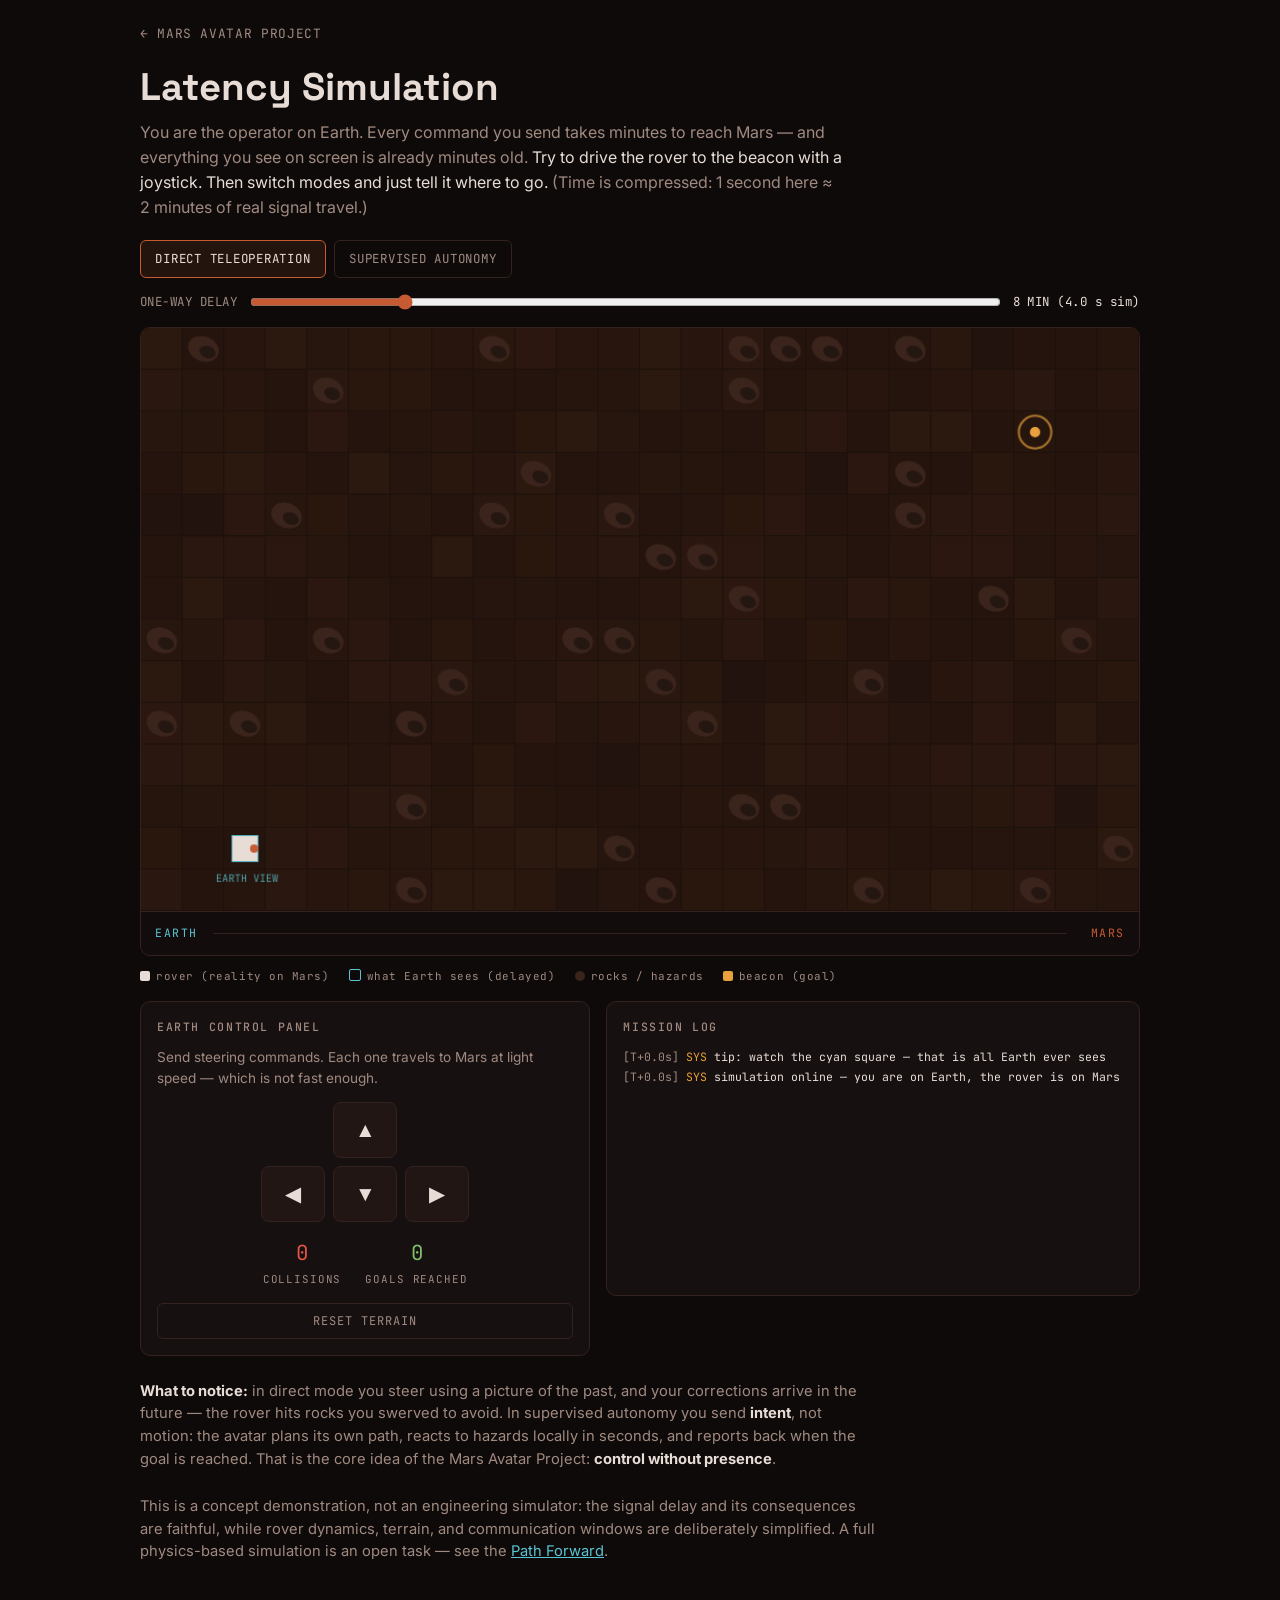
<file: simulation.html>
<!DOCTYPE html>
<html lang="en">
<head>
<meta charset="UTF-8">
<meta name="viewport" content="width=device-width, initial-scale=1.0">
<title>Latency Simulation — Mars Avatar Project</title>
<meta name="description" content="Interactive simulation: try to drive a Mars rover with a joystick under real signal delay, then let supervised autonomy do it. Feel why control without presence is the only way.">
<link rel="canonical" href="https://mars-avatar.com/simulation.html">
<link rel="icon" href="favicon.svg" type="image/svg+xml">

<meta property="og:type" content="website">
<meta property="og:site_name" content="Mars Avatar Project">
<meta property="og:title" content="Latency Simulation — Mars Avatar Project">
<meta property="og:description" content="Try to drive a Mars rover with a joystick under real signal delay — then let supervised autonomy do it.">
<meta property="og:url" content="https://mars-avatar.com/simulation.html">
<meta property="og:image" content="https://mars-avatar.com/og-image.png">

<link rel="preconnect" href="https://fonts.googleapis.com">
<link rel="preconnect" href="https://fonts.gstatic.com" crossorigin>
<link href="https://fonts.googleapis.com/css2?family=Space+Grotesk:wght@400;500;600;700&family=Inter:wght@400;500;600&family=JetBrains+Mono:wght@400;500&display=swap" rel="stylesheet">

<style>
  :root{
    --bg:#0e0a09;
    --panel:#171010;
    --line:#33221d;
    --text:#e8ddd6;
    --muted:#a08a80;
    --mars:#c65a33;
    --earth:#5bc4d4;
    --warn:#e8a13c;
    --danger:#e05548;
    --ok:#7fbf6a;
  }
  *{box-sizing:border-box;margin:0;padding:0;}
  body{
    background:var(--bg);
    color:var(--text);
    font-family:'Inter',sans-serif;
    line-height:1.55;
    padding:1.25rem 1rem 3rem;
  }
  .wrap{max-width:1000px;margin:0 auto;}
  .back{
    font-family:'JetBrains Mono',monospace;
    font-size:0.8rem;
    color:var(--muted);
    text-decoration:none;
    letter-spacing:0.05em;
  }
  .back:hover{color:var(--earth);}
  h1{
    font-family:'Space Grotesk',sans-serif;
    font-size:clamp(1.6rem,4.5vw,2.4rem);
    margin:0.75rem 0 0.25rem;
  }
  .sub{color:var(--muted);max-width:46rem;margin-bottom:1.25rem;}
  .sub em{color:var(--text);font-style:normal;}

  .modes{display:flex;gap:0.5rem;flex-wrap:wrap;margin-bottom:0.9rem;}
  .mode-btn{
    font-family:'JetBrains Mono',monospace;
    font-size:0.78rem;
    letter-spacing:0.06em;
    text-transform:uppercase;
    background:transparent;
    color:var(--muted);
    border:1px solid var(--line);
    border-radius:6px;
    padding:0.6rem 0.9rem;
    cursor:pointer;
  }
  .mode-btn.active{color:var(--text);border-color:var(--mars);background:rgba(198,90,51,0.12);}

  .delay-row{
    display:flex;align-items:center;gap:0.75rem;flex-wrap:wrap;
    font-family:'JetBrains Mono',monospace;font-size:0.78rem;
    color:var(--muted);margin-bottom:1rem;letter-spacing:0.04em;
  }
  .delay-row input[type=range]{flex:1;min-width:140px;accent-color:var(--mars);}
  .delay-val{color:var(--text);}

  .stage{border:1px solid var(--line);border-radius:10px;overflow:hidden;background:var(--panel);}
  canvas#sim{display:block;width:100%;height:auto;touch-action:manipulation;}

  /* signal link bar */
  .linkbar{
    position:relative;height:44px;border-top:1px solid var(--line);
    display:flex;align-items:center;justify-content:space-between;
    padding:0 0.9rem;
    font-family:'JetBrains Mono',monospace;font-size:0.72rem;letter-spacing:0.12em;
    background:#120d0c;
  }
  .linkbar .end{z-index:2;}
  .linkbar .earth{color:var(--earth);}
  .linkbar .mars{color:var(--mars);}
  .linkbar .track{
    position:absolute;left:4.5rem;right:4.5rem;top:50%;height:1px;
    background:var(--line);
  }
  .pkt{
    position:absolute;top:50%;width:8px;height:8px;border-radius:50%;
    transform:translate(-50%,-50%);
  }
  .pkt.cmd{background:var(--earth);box-shadow:0 0 8px var(--earth);}
  .pkt.tm{background:var(--mars);box-shadow:0 0 8px var(--mars);}

  .panel-row{display:flex;gap:1rem;flex-wrap:wrap;margin-top:1rem;align-items:flex-start;}

  .controls{
    flex:1;min-width:230px;border:1px solid var(--line);border-radius:10px;
    background:var(--panel);padding:1rem;
  }
  .controls h2, .logbox h2{
    font-family:'JetBrains Mono',monospace;font-size:0.72rem;
    letter-spacing:0.14em;text-transform:uppercase;color:var(--muted);
    margin-bottom:0.7rem;font-weight:500;
  }
  .hint{font-size:0.85rem;color:var(--muted);margin-bottom:0.8rem;}
  .dpad{
    display:grid;grid-template-columns:repeat(3,64px);grid-template-rows:repeat(2,56px);
    gap:8px;justify-content:center;
  }
  .dpad button{
    font-size:1.3rem;background:#221614;color:var(--text);
    border:1px solid var(--line);border-radius:8px;cursor:pointer;
  }
  .dpad button:active{background:var(--mars);}
  .dpad .up{grid-column:2;}
  .dpad .left{grid-column:1;grid-row:2;}
  .dpad .down{grid-column:2;grid-row:2;}
  .dpad .right{grid-column:3;grid-row:2;}

  .stats{
    display:flex;gap:1.5rem;margin-top:0.9rem;justify-content:center;
    font-family:'JetBrains Mono',monospace;font-size:0.8rem;
  }
  .stats .num{font-size:1.3rem;display:block;text-align:center;}
  .stats .lbl{color:var(--muted);font-size:0.68rem;letter-spacing:0.08em;text-transform:uppercase;}
  #stat-coll .num{color:var(--danger);}
  #stat-goal .num{color:var(--ok);}

  .reset{
    margin-top:0.9rem;width:100%;
    font-family:'JetBrains Mono',monospace;font-size:0.75rem;letter-spacing:0.08em;
    text-transform:uppercase;background:transparent;color:var(--muted);
    border:1px solid var(--line);border-radius:6px;padding:0.55rem;cursor:pointer;
  }
  .reset:hover{color:var(--text);}

  .logbox{
    flex:1.2;min-width:260px;border:1px solid var(--line);border-radius:10px;
    background:var(--panel);padding:1rem;
  }
  #log{
    font-family:'JetBrains Mono',monospace;font-size:0.72rem;line-height:1.7;
    height:232px;overflow-y:auto;
  }
  #log .t{color:var(--muted);}
  #log .earth{color:var(--earth);}
  #log .mars{color:var(--mars);}
  #log .warn{color:var(--warn);}
  #log .danger{color:var(--danger);}
  #log .ok{color:var(--ok);}

  .legend{
    display:flex;gap:1.2rem;flex-wrap:wrap;margin-top:0.8rem;
    font-family:'JetBrains Mono',monospace;font-size:0.68rem;color:var(--muted);
    letter-spacing:0.05em;
  }
  .legend span::before{content:"";display:inline-block;width:10px;height:10px;border-radius:2px;margin-right:6px;vertical-align:-1px;}
  .legend .l-rover::before{background:var(--text);}
  .legend .l-ghost::before{background:transparent;border:1px solid var(--earth);}
  .legend .l-rock::before{background:#3a241c;border-radius:50%;}
  .legend .l-goal::before{background:var(--warn);}

  .explain{margin-top:1.5rem;max-width:46rem;color:var(--muted);font-size:0.92rem;}
  .explain strong{color:var(--text);}
</style>
</head>
<body>
<div class="wrap">
  <a class="back" href="https://mars-avatar.com/#roadmap">← MARS AVATAR PROJECT</a>
  <h1>Latency Simulation</h1>
  <p class="sub">
    You are the operator on Earth. Every command you send takes minutes to reach Mars —
    and everything you see on screen is already minutes old.
    <em>Try to drive the rover to the beacon with a joystick. Then switch modes and just tell it where to go.</em>
    (Time is compressed: 1&nbsp;second here ≈ 2&nbsp;minutes of real signal travel.)
  </p>

  <div class="modes">
    <button class="mode-btn active" id="btn-direct">Direct teleoperation</button>
    <button class="mode-btn" id="btn-auto">Supervised autonomy</button>
  </div>

  <div class="delay-row">
    <span>ONE-WAY DELAY</span>
    <input type="range" id="delay" min="4" max="24" value="8" step="1">
    <span class="delay-val" id="delay-val">8 MIN (4.0 s sim)</span>
  </div>

  <div class="stage">
    <canvas id="sim" width="960" height="560"></canvas>
    <div class="linkbar">
      <span class="end earth">EARTH</span>
      <div class="track"></div>
      <div id="pkts"></div>
      <span class="end mars">MARS</span>
    </div>
  </div>

  <div class="legend">
    <span class="l-rover">rover (reality on Mars)</span>
    <span class="l-ghost">what Earth sees (delayed)</span>
    <span class="l-rock">rocks / hazards</span>
    <span class="l-goal">beacon (goal)</span>
  </div>

  <div class="panel-row">
    <div class="controls">
      <h2 id="ctl-title">Earth control panel</h2>
      <p class="hint" id="ctl-hint">Send steering commands. Each one travels to Mars at light speed — which is not fast enough.</p>
      <div class="dpad" id="dpad">
        <button class="up" data-dir="up" aria-label="Forward">▲</button>
        <button class="left" data-dir="left" aria-label="Left">◀</button>
        <button class="down" data-dir="down" aria-label="Back">▼</button>
        <button class="right" data-dir="right" aria-label="Right">▶</button>
      </div>
      <div class="stats">
        <div id="stat-coll"><span class="num" id="collisions">0</span><span class="lbl">collisions</span></div>
        <div id="stat-goal"><span class="num" id="goals">0</span><span class="lbl">goals reached</span></div>
      </div>
      <button class="reset" id="reset">Reset terrain</button>
    </div>
    <div class="logbox">
      <h2>Mission log</h2>
      <div id="log"></div>
    </div>
  </div>

  <p class="explain">
    <strong>What to notice:</strong> in direct mode you steer using a picture of the past,
    and your corrections arrive in the future — the rover hits rocks you swerved to avoid.
    In supervised autonomy you send <strong>intent</strong>, not motion: the avatar plans its own path,
    reacts to hazards locally in seconds, and reports back when the goal is reached.
    That is the core idea of the Mars Avatar Project: <strong>control without presence</strong>.
  </p>
  <p class="explain">
    This is a concept demonstration, not an engineering simulator: the signal delay and its
    consequences are faithful, while rover dynamics, terrain, and communication windows are
    deliberately simplified. A full physics-based simulation is an open task — see the
    <a href="https://mars-avatar.com/#roadmap" style="color:var(--earth);">Path Forward</a>.
  </p>
</div>

<script>
(function(){
"use strict";

/* ---------- config ---------- */
var COLS=24, ROWS=14, CELL=40;           // 960x560 canvas
var SEC_PER_MIN=0.5;                     // sim seconds per real minute of delay
var SPEED=3.0;                           // rover speed, cells per second
var STEP=2;                              // cells per direct command

var canvas=document.getElementById('sim');
var ctx=canvas.getContext('2d');
var logEl=document.getElementById('log');
var pktsEl=document.getElementById('pkts');

var mode='direct';
var delayMin=8;
function delaySec(){return delayMin*SEC_PER_MIN;}

/* ---------- state ---------- */
var rocks, terrainTint, rover, history, packets, moveQueue, path, goalCell, beacon;
var collisions=0, goalsReached=0;
var t0=performance.now();
function now(){return (performance.now()-t0)/1000;}

function key(x,y){return x+','+y;}
function inBounds(x,y){return x>=0&&y>=0&&x<COLS&&y<ROWS;}
function isRock(x,y){return rocks.has(key(x,y));}

function resetWorld(msg){
  rocks=new Set();
  terrainTint=[];
  for(var y=0;y<ROWS;y++){terrainTint.push([]);for(var x=0;x<COLS;x++){terrainTint[y].push(Math.random()*0.05);}}
  // scatter rocks, keep start & beacon zones clear
  for(var i=0;i<Math.floor(COLS*ROWS*0.13);i++){
    var rx=Math.floor(Math.random()*COLS), ry=Math.floor(Math.random()*ROWS);
    if(rx<4&&ry>ROWS-5)continue;
    if(rx>COLS-5&&ry<4)continue;
    rocks.add(key(rx,ry));
  }
  rover={x:2,y:ROWS-2,px:2,py:ROWS-2,facing:'right'};
  beacon={x:COLS-3,y:2};
  history=[{t:now(),x:rover.px,y:rover.py}];
  packets=[];moveQueue=[];path=null;goalCell=null;
  if(msg)log('SYS','warn','terrain regenerated — new rock field');
}

/* ---------- log ---------- */
function log(src,cls,text){
  var d=document.createElement('div');
  d.innerHTML='<span class="t">[T+'+now().toFixed(1)+'s]</span> <span class="'+cls+'">'+src+'</span> '+text;
  logEl.prepend(d);
  while(logEl.childNodes.length>40)logEl.removeChild(logEl.lastChild);
}

/* ---------- packets (Earth <-> Mars) ---------- */
function send(type,payload,fromEarth){
  packets.push({type:type,payload:payload,sent:now(),arrive:now()+delaySec(),fromEarth:fromEarth,el:makePktEl(type,fromEarth)});
}
function makePktEl(type,fromEarth){
  var e=document.createElement('div');
  e.className='pkt '+(fromEarth?'cmd':'tm');
  pktsEl.appendChild(e);
  return e;
}

/* ---------- A* pathfinding ---------- */
function astar(sx,sy,gx,gy,blocked){
  function h(x,y){return Math.abs(x-gx)+Math.abs(y-gy);}
  var open=[{x:sx,y:sy,g:0,f:h(sx,sy),p:null}];
  var seen={};seen[key(sx,sy)]=0;
  var dirs=[[1,0],[-1,0],[0,1],[0,-1]];
  while(open.length){
    open.sort(function(a,b){return a.f-b.f;});
    var c=open.shift();
    if(c.x===gx&&c.y===gy){
      var out=[];while(c){out.unshift({x:c.x,y:c.y});c=c.p;}return out;
    }
    for(var i=0;i<4;i++){
      var nx=c.x+dirs[i][0],ny=c.y+dirs[i][1];
      if(!inBounds(nx,ny)||blocked(nx,ny))continue;
      var g=c.g+1;
      if(seen[key(nx,ny)]===undefined||g<seen[key(nx,ny)]){
        seen[key(nx,ny)]=g;
        open.push({x:nx,y:ny,g:g,f:g+h(nx,ny),p:c});
      }
    }
  }
  return null;
}

/* ---------- command handling on Mars ---------- */
function marsReceive(p){
  if(p.type==='cmd'){ // direct steering
    log('MARS','mars','received steering cmd: '+p.payload.toUpperCase());
    var d={up:[0,-1],down:[0,1],left:[-1,0],right:[1,0]}[p.payload];
    rover.facing=p.payload;
    for(var i=0;i<STEP;i++)moveQueue.push(d);
  }else if(p.type==='goal'){
    log('MARS','mars','goal received ('+p.payload.x+','+p.payload.y+') — planning path locally');
    var pl=astar(Math.round(rover.px),Math.round(rover.py),p.payload.x,p.payload.y,isRock);
    if(!pl){log('MARS','danger','no safe path to goal — holding position');send('tm','nopath',false);return;}
    goalCell={x:p.payload.x,y:p.payload.y};
    path=pl.slice(1);
    log('MARS','mars','path planned: '+pl.length+' waypoints, driving autonomously');
  }
}
function earthReceive(p){
  if(p.payload==='reached')log('EARTH','earth','telemetry received: goal confirmed reached ✓');
  else if(p.payload==='nopath')log('EARTH','earth','telemetry received: no safe path, avatar holding');
  else if(p.payload==='collision')log('EARTH','earth','telemetry received: impact detected '+delayMin+' min ago');
  else if(p.payload==='hazard')log('EARTH','earth','telemetry received: avatar rerouted around hazard');
}

/* ---------- update loop ---------- */
var acc=0,last=now(),hazardTimer=0;
function tick(){
  var t=now(),dt=Math.min(t-last,0.05);last=t;

  // packet arrivals
  for(var i=packets.length-1;i>=0;i--){
    var p=packets[i];
    var prog=Math.min(1,(t-p.sent)/(p.arrive-p.sent));
    var pos=p.fromEarth?prog:1-prog;
    p.el.style.left='calc(4.5rem + (100% - 9rem) * '+pos+')';
    if(t>=p.arrive){
      p.el.remove();packets.splice(i,1);
      if(p.fromEarth)marsReceive(p);else earthReceive(p);
    }
  }

  // rover motion
  var target=null;
  if(mode==='auto'&&path&&path.length){
    target=path[0];
    // surprise hazard: occasionally a hidden rock appears on the path ahead
    hazardTimer+=dt;
    if(hazardTimer>4&&path.length>3&&Math.random()<0.006){
      var hz=path[2];
      if(!(hz.x===beacon.x&&hz.y===beacon.y)){
        rocks.add(key(hz.x,hz.y));
        log('MARS','warn','hazard detected ahead — replanning in-place');
        var pl=astar(Math.round(rover.px),Math.round(rover.py),goalCell.x,goalCell.y,isRock);
        if(pl){path=pl.slice(1);send('tm','hazard',false);}
        else{path=null;log('MARS','danger','goal unreachable after hazard');send('tm','nopath',false);}
        hazardTimer=0;
        target=path&&path.length?path[0]:null;
      }
    }
  }else if(mode==='direct'&&moveQueue.length){
    var d=moveQueue[0];
    var nx=Math.round(rover.px)+d[0],ny=Math.round(rover.py)+d[1];
    if(!inBounds(nx,ny)){moveQueue.shift();}
    else if(isRock(nx,ny)){
      moveQueue=[];collisions++;
      document.getElementById('collisions').textContent=collisions;
      log('MARS','danger','IMPACT — rover struck a rock');
      send('tm','collision',false);
      flash=0.5;
    }else target={x:nx,y:ny};
  }

  if(target){
    var dx=target.x-rover.px,dy=target.y-rover.py;
    var dist=Math.hypot(dx,dy);
    var step=SPEED*dt;
    if(dist<=step){
      rover.px=target.x;rover.py=target.y;
      if(mode==='auto'&&path){path.shift();
        if(!path.length){
          log('MARS','ok','goal reached — sending confirmation to Earth');
          goalsReached++;document.getElementById('goals').textContent=goalsReached;
          send('tm','reached',false);goalCell=null;
          if(target.x===beacon.x&&target.y===beacon.y)placeBeacon();
        }
      }
      if(mode==='direct'){moveQueue.shift();
        if(Math.round(rover.px)===beacon.x&&Math.round(rover.py)===beacon.y){
          goalsReached++;document.getElementById('goals').textContent=goalsReached;
          log('MARS','ok','beacon reached!');send('tm','reached',false);placeBeacon();
        }
      }
    }else{
      rover.px+=dx/dist*step;rover.py+=dy/dist*step;
      rover.facing=Math.abs(dx)>Math.abs(dy)?(dx>0?'right':'left'):(dy>0?'down':'up');
    }
  }

  // record history for delayed Earth view
  history.push({t:t,x:rover.px,y:rover.py});
  if(history.length>4000)history.splice(0,1000);

  draw(t);
  requestAnimationFrame(tick);
}

function placeBeacon(){
  var tries=0;
  do{
    beacon={x:2+Math.floor(Math.random()*(COLS-4)),y:1+Math.floor(Math.random()*(ROWS-2))};
    tries++;
  }while((isRock(beacon.x,beacon.y)||Math.hypot(beacon.x-rover.px,beacon.y-rover.py)<7)&&tries<200);
  log('SYS','warn','new beacon deployed at ('+beacon.x+','+beacon.y+')');
}

/* ---------- delayed ghost ---------- */
function ghostPos(t){
  var target=t-delaySec();
  if(history[0].t>=target)return{x:history[0].x,y:history[0].y};
  for(var i=history.length-1;i>0;i--){
    if(history[i-1].t<=target){
      var a=history[i-1],b=history[i];
      var f=(target-a.t)/Math.max(1e-6,b.t-a.t);
      return{x:a.x+(b.x-a.x)*f,y:a.y+(b.y-a.y)*f};
    }
  }
  return{x:rover.px,y:rover.py};
}

/* ---------- drawing ---------- */
var flash=0;
function draw(t){
  ctx.fillStyle='#1c110c';ctx.fillRect(0,0,canvas.width,canvas.height);
  for(var y=0;y<ROWS;y++)for(var x=0;x<COLS;x++){
    ctx.fillStyle='rgba(198,90,51,'+(0.04+terrainTint[y][x])+')';
    ctx.fillRect(x*CELL,y*CELL,CELL-1,CELL-1);
  }
  // rocks
  rocks.forEach(function(k){
    var p=k.split(','),x=+p[0],y=+p[1];
    ctx.fillStyle='#3a241c';
    ctx.beginPath();
    ctx.ellipse(x*CELL+CELL/2,y*CELL+CELL/2,CELL*0.38,CELL*0.3,0.4,0,7);
    ctx.fill();
    ctx.fillStyle='#241611';
    ctx.beginPath();
    ctx.ellipse(x*CELL+CELL/2+4,y*CELL+CELL/2+3,CELL*0.2,CELL*0.14,0.4,0,7);
    ctx.fill();
  });
  // planned path
  if(mode==='auto'&&path){
    ctx.strokeStyle='rgba(127,191,106,0.5)';ctx.setLineDash([4,6]);ctx.lineWidth=2;
    ctx.beginPath();ctx.moveTo(rover.px*CELL+CELL/2,rover.py*CELL+CELL/2);
    path.forEach(function(c){ctx.lineTo(c.x*CELL+CELL/2,c.y*CELL+CELL/2);});
    ctx.stroke();ctx.setLineDash([]);
  }
  // beacon
  var bx=beacon.x*CELL+CELL/2,by=beacon.y*CELL+CELL/2;
  var pulse=4+Math.sin(t*4)*2;
  ctx.strokeStyle='rgba(232,161,60,0.7)';ctx.lineWidth=2;
  ctx.beginPath();ctx.arc(bx,by,10+pulse,0,7);ctx.stroke();
  ctx.fillStyle='#e8a13c';
  ctx.beginPath();ctx.arc(bx,by,5,0,7);ctx.fill();
  // ghost (Earth's delayed view)
  var g=ghostPos(t);
  ctx.strokeStyle='rgba(91,196,212,0.9)';ctx.lineWidth=2;
  ctx.strokeRect(g.x*CELL+CELL*0.2,g.y*CELL+CELL*0.2,CELL*0.6,CELL*0.6);
  ctx.font='10px JetBrains Mono';ctx.fillStyle='rgba(91,196,212,0.8)';
  ctx.fillText('EARTH VIEW',g.x*CELL-8,g.y*CELL+CELL+12);
  // rover (reality)
  var rx=rover.px*CELL+CELL/2,ry=rover.py*CELL+CELL/2;
  ctx.fillStyle='#e8ddd6';
  ctx.fillRect(rx-CELL*0.3,ry-CELL*0.3,CELL*0.6,CELL*0.6);
  ctx.fillStyle='#c65a33';
  var f={up:[0,-1],down:[0,1],left:[-1,0],right:[1,0]}[rover.facing];
  ctx.beginPath();ctx.arc(rx+f[0]*CELL*0.22,ry+f[1]*CELL*0.22,4,0,7);ctx.fill();
  // collision flash
  if(flash>0){
    ctx.fillStyle='rgba(224,85,72,'+flash*0.5+')';
    ctx.fillRect(0,0,canvas.width,canvas.height);
    flash-=0.02;
  }
}

/* ---------- UI wiring ---------- */
function setMode(m){
  mode=m;moveQueue=[];path=null;goalCell=null;
  document.getElementById('btn-direct').classList.toggle('active',m==='direct');
  document.getElementById('btn-auto').classList.toggle('active',m==='auto');
  document.getElementById('dpad').style.display=(m==='direct')?'grid':'none';
  document.getElementById('ctl-hint').textContent=(m==='direct')
    ?'Send steering commands. Each one travels to Mars at light speed — which is not fast enough.'
    :'Tap anywhere on the map to send a goal. The avatar will plan and drive on its own.';
  log('SYS','warn',m==='direct'?'mode: DIRECT TELEOPERATION — good luck':'mode: SUPERVISED AUTONOMY — send intent, not motion');
}
document.getElementById('btn-direct').onclick=function(){setMode('direct');};
document.getElementById('btn-auto').onclick=function(){setMode('auto');};

document.getElementById('delay').oninput=function(){
  delayMin=+this.value;
  document.getElementById('delay-val').textContent=delayMin+' MIN ('+(delayMin*SEC_PER_MIN).toFixed(1)+' s sim)';
};

Array.prototype.forEach.call(document.querySelectorAll('#dpad button'),function(b){
  b.onclick=function(){
    if(mode!=='direct')return;
    log('EARTH','earth','steering cmd sent: '+b.dataset.dir.toUpperCase()+' (arrives in '+delayMin+' min)');
    send('cmd',b.dataset.dir,true);
  };
});

canvas.addEventListener('click',function(e){
  if(mode!=='auto')return;
  var r=canvas.getBoundingClientRect();
  var x=Math.floor((e.clientX-r.left)/r.width*COLS);
  var y=Math.floor((e.clientY-r.top)/r.height*ROWS);
  if(!inBounds(x,y))return;
  if(isRock(x,y)){log('EARTH','warn','goal rejected: cell is a known hazard');return;}
  log('EARTH','earth','goal sent: ('+x+','+y+') — arrives in '+delayMin+' min');
  send('goal',{x:x,y:y},true);
});

document.getElementById('reset').onclick=function(){resetWorld(true);};

/* ---------- start ---------- */
resetWorld(false);
log('SYS','warn','simulation online — you are on Earth, the rover is on Mars');
log('SYS','warn','tip: watch the cyan square — that is all Earth ever sees');
requestAnimationFrame(tick);
})();
</script>
</body>
</html>
</file>
<file: style.css>
/* ============================================================
   MARS AVATAR PROJECT — STYLESHEET
   Design tokens: deep-space navy background, Mars-orange accent,
   soft red highlight. Space Grotesk for headings (technical feel),
   Inter for body text, JetBrains Mono for data/labels.
   ============================================================ */

:root {
  /* Colors */
  --bg-deep: #05070d;          /* near-black space background */
  --bg-panel: #0b1220;         /* dark blue panel background */
  --bg-panel-alt: #0e1526;     /* slightly lighter panel for alternating sections */
  --line: rgba(255, 255, 255, 0.08);
  --line-strong: rgba(255, 255, 255, 0.16);

  --blue-deep: #13294b;        /* structural dark blue */
  --blue-glow: #3a6ea5;        /* lighter blue for glows/accents */

  --mars: #c1440e;             /* primary Mars orange */
  --mars-bright: #ff6b35;      /* brighter orange for hover/highlight */
  --red-soft: #b3392a;         /* soft red accent */
  --green-ok: #63a882;         /* completed status */

  --text: #eef1f5;
  --text-dim: #9aa7b8;
  --text-faint: #7b8798;       /* WCAG AA: 5.5:1 on --bg-deep (was #5f6b7d = 3.7:1) */

  /* Type */
  --font-display: "Space Grotesk", system-ui, sans-serif;
  --font-body: "Inter", system-ui, sans-serif;
  --font-mono: "JetBrains Mono", monospace;

  /* Layout */
  --max-width: 1080px;
  --radius: 10px;
  --nav-height: 66px;
}

* { box-sizing: border-box; }

html {
  scroll-behavior: smooth;
  /* Keep anchored headings clear of the sticky navigation bar */
  scroll-padding-top: calc(var(--nav-height) + 16px);
}

body {
  margin: 0;
  background-color: var(--bg-deep);
  color: var(--text);
  font-family: var(--font-body);
  line-height: 1.7;
  -webkit-font-smoothing: antialiased;
  overflow-x: hidden;
}

h1, h2, h3 {
  font-family: var(--font-display);
  color: var(--text);
  margin: 0;
}

a { color: inherit; }

/* height:auto обязателен: у картинок проставлены атрибуты width/height —
   без него браузер берёт высоту буквально и растягивает изображение */
img { max-width: 100%; height: auto; display: block; }

/* Visible keyboard focus everywhere, not only on nav links and buttons */
:focus-visible {
  outline: 2px solid var(--mars-bright);
  outline-offset: 3px;
  border-radius: 4px;
}

/* Respect reduced-motion preference */
@media (prefers-reduced-motion: reduce) {
  html { scroll-behavior: auto; }
  * { animation: none !important; transition: none !important; }
}

/* ============ NAVIGATION ============ */
#site-nav {
  position: sticky;
  top: 0;
  z-index: 200;
  display: flex;
  align-items: center;
  justify-content: space-between;
  gap: 16px;
  padding: 16px 24px;
  min-height: var(--nav-height);
  background: rgba(5, 7, 13, 0.85);
  backdrop-filter: blur(10px);
  border-bottom: 1px solid var(--line);
}

.nav-logo {
  font-family: var(--font-mono);
  font-size: 0.85rem;
  font-weight: 500;
  letter-spacing: 0.08em;
  text-decoration: none;
  color: var(--text);
  white-space: nowrap;
}

#nav-links {
  display: flex;
  flex-wrap: wrap;
  gap: 4px;
  justify-content: flex-end;
}

#nav-links a {
  text-decoration: none;
  color: var(--text-dim);
  font-size: 0.9rem;
  font-weight: 500;
  padding: 8px 12px;
  border-radius: 6px;
  white-space: nowrap;
  transition: color 0.2s ease, background-color 0.2s ease;
}

#nav-links a:hover,
#nav-links a:focus-visible {
  color: var(--text);
  background-color: rgba(193, 68, 14, 0.15);
}

/* Hamburger button — hidden on desktop */
#nav-toggle {
  display: none;
  flex-direction: column;
  justify-content: center;
  gap: 5px;
  width: 32px;
  height: 32px;
  background: none;
  border: none;
  cursor: pointer;
  padding: 0;
}

#nav-toggle span {
  display: block;
  width: 100%;
  height: 2px;
  background-color: var(--text);
  border-radius: 2px;
  transition: transform 0.2s ease, opacity 0.2s ease;
}

/* Hamburger turns into a cross while the menu is open */
#nav-toggle[aria-expanded="true"] span:nth-child(1) { transform: translateY(7px) rotate(45deg); }
#nav-toggle[aria-expanded="true"] span:nth-child(2) { opacity: 0; }
#nav-toggle[aria-expanded="true"] span:nth-child(3) { transform: translateY(-7px) rotate(-45deg); }

/* ============ HERO / HOME ============ */
header#home {
  position: relative;
  min-height: 92vh;
  display: flex;
  flex-direction: column;
  align-items: center;
  justify-content: center;
  text-align: center;
  padding: 100px 24px 60px;
  overflow: hidden;
  background:
    radial-gradient(ellipse 60% 50% at 50% 0%, rgba(58, 110, 165, 0.25), transparent 60%),
    radial-gradient(ellipse 70% 60% at 50% 100%, rgba(193, 68, 14, 0.12), transparent 70%),
    var(--bg-deep);
}

/* Optional Mars panorama behind the hero. The gradients above stay as the
   fallback if hero-bg.jpg is missing. */
header#home.has-photo {
  background:
    linear-gradient(to bottom,
      rgba(5, 7, 13, 0.78) 0%,
      rgba(5, 7, 13, 0.68) 45%,
      rgba(5, 7, 13, 0.94) 100%),
    url("hero-bg.jpg") 65% bottom / cover no-repeat,
    var(--bg-deep);
}

@media (max-width: 700px) {
  header#home.has-photo {
    background:
      linear-gradient(to bottom,
        rgba(5, 7, 13, 0.82) 0%,
        rgba(5, 7, 13, 0.74) 45%,
        rgba(5, 7, 13, 0.95) 100%),
      url("hero-bg.jpg") 60% bottom / cover no-repeat,
      var(--bg-deep);
  }
}

.signal-badge {
  display: inline-flex;
  align-items: center;
  gap: 8px;
  font-family: var(--font-mono);
  font-size: 0.72rem;
  letter-spacing: 0.06em;
  color: var(--text-dim);
  border: 1px solid var(--line);
  border-radius: 999px;
  padding: 8px 16px;
  margin-bottom: 32px;
}

.signal-badge .dot {
  width: 6px;
  height: 6px;
  border-radius: 50%;
  background-color: var(--mars-bright);
  box-shadow: 0 0 8px var(--mars-bright);
}

header#home h1 {
  font-size: clamp(2.4rem, 6vw, 4.2rem);
  font-weight: 700;
  letter-spacing: -0.02em;
  max-width: 900px;
}

.tagline {
  font-family: var(--font-mono);
  color: var(--mars-bright);
  font-size: 1.05rem;
  letter-spacing: 0.12em;
  text-transform: uppercase;
  margin: 18px 0 0;
}

.hero-sub {
  max-width: 620px;
  color: var(--text-dim);
  font-size: 1.05rem;
  margin: 24px auto 0;
}

/* Three-line value proposition under the hero subtitle */
.value-prop {
  list-style: none;
  padding: 0;
  margin: 32px auto 0;
  max-width: 620px;
  text-align: left;
  border-top: 1px solid var(--line);
}

.value-prop li {
  display: grid;
  grid-template-columns: 2.4rem 1fr;
  gap: 0 14px;
  align-items: baseline;
  padding: 12px 0;
  border-bottom: 1px solid var(--line);
  font-size: 1rem;
}

.value-prop .vp-n {
  font-family: var(--font-mono);
  font-size: 0.72rem;
  letter-spacing: 0.12em;
  color: var(--mars-bright);
}

.scroll-cue {
  position: absolute;
  bottom: 28px;
  font-size: 1.4rem;
  color: var(--text-faint);
  text-decoration: none;
  animation: bob 2.2s ease-in-out infinite;
}

@keyframes bob {
  0%, 100% { transform: translateY(0); }
  50% { transform: translateY(8px); }
}

/* ============ BUTTONS ============ */
.buttons {
  display: flex;
  flex-wrap: wrap;
  gap: 14px;
  justify-content: center;
  margin-top: 32px;
}

.button {
  display: inline-block;
  padding: 13px 26px;
  border-radius: 8px;
  border: 1px solid var(--line-strong);
  text-decoration: none;
  font-family: var(--font-body);
  font-weight: 600;
  font-size: 0.95rem;
  color: var(--text);
  background-color: transparent;
  transition: border-color 0.2s ease, background-color 0.2s ease, transform 0.2s ease;
}

.button:hover,
.button:focus-visible {
  border-color: var(--mars-bright);
  background-color: rgba(193, 68, 14, 0.1);
  transform: translateY(-2px);
}

/* Pure white on --mars gives 5.1:1; the previous --text gave only 4.5:1 */
.button-primary {
  background-color: var(--mars);
  border-color: var(--mars);
  color: #ffffff;
}

/* Dark label on the bright hover orange: 7.1:1.
   The old light label on #ff6b35 was 2.5:1 and failed AA. */
.button-primary:hover,
.button-primary:focus-visible {
  background-color: var(--mars-bright);
  border-color: var(--mars-bright);
  color: var(--bg-deep);
}

/* ============ SECTIONS ============ */
.section {
  padding: 96px 24px;
  max-width: var(--max-width);
  margin: 0 auto;
}

.section-alt {
  max-width: none;
  background-color: var(--bg-panel);
  border-top: 1px solid var(--line);
  border-bottom: 1px solid var(--line);
}

.section-alt > * {
  max-width: var(--max-width);
  margin-left: auto;
  margin-right: auto;
}

.eyebrow {
  font-family: var(--font-mono);
  font-size: 0.78rem;
  letter-spacing: 0.1em;
  text-transform: uppercase;
  color: var(--mars-bright);
  margin: 0 0 12px;
}

.section h2 {
  font-size: clamp(1.7rem, 3.5vw, 2.4rem);
  margin-bottom: 24px;
}

.section-intro {
  color: var(--text-dim);
  font-size: 1.05rem;
  max-width: 680px;
  margin: 0 0 40px;
}

.section-grid {
  display: grid;
  grid-template-columns: 1fr 1fr;
  gap: 40px;
}

.section-grid p {
  color: var(--text-dim);
  margin: 0;
}

.section-grid em {
  color: var(--text);
  font-style: normal;
  font-weight: 600;
}

.note {
  color: var(--text-faint);
  font-size: 0.9rem;
  margin-top: 16px;
}

/* Inline links inside body copy — previously they inherited the dimmed
   text colour and were hard to tell apart from ordinary text. */
.section-intro a,
.check-list a,
.timeline-content a,
.card p a,
.wp-v a,
.footer-cols a,
.status-board a {
  color: var(--mars-bright);
  text-decoration: none;
  border-bottom: 1px solid rgba(255, 107, 53, 0.35);
  transition: border-color 0.2s ease;
}

.section-intro a:hover,
.check-list a:hover,
.timeline-content a:hover,
.card p a:hover,
.wp-v a:hover,
.footer-cols a:hover,
.status-board a:hover {
  border-bottom-color: var(--mars-bright);
}

/* ============ CARDS ============ */
.card-grid {
  display: grid;
  grid-template-columns: repeat(3, 1fr);
  gap: 24px;
}

.card {
  background-color: var(--bg-panel-alt);
  border: 1px solid var(--line);
  border-radius: var(--radius);
  padding: 28px;
  transition: border-color 0.2s ease, transform 0.2s ease;
}

.card:hover {
  border-color: var(--blue-glow);
  transform: translateY(-4px);
}

.section-alt .card {
  background-color: var(--bg-deep);
}

.card-index {
  display: block;
  font-family: var(--font-mono);
  color: var(--text-faint);
  font-size: 0.85rem;
  margin-bottom: 16px;
}

/* Line icon at the top of a card */
.card-icon {
  width: 26px;
  height: 26px;
  color: var(--mars-bright);
  margin-bottom: 16px;
  display: block;
}

.card h3 {
  font-size: 1.15rem;
  margin-bottom: 10px;
}

.card p {
  color: var(--text-dim);
  font-size: 0.95rem;
  margin: 0;
}

/* ============ CHECK LIST ============ */
.check-list {
  list-style: none;
  margin: 40px 0 0;
  padding: 0;
  display: grid;
  gap: 12px;
  max-width: 680px;
}

.check-list li {
  position: relative;
  padding-left: 28px;
  color: var(--text-dim);
}

.check-list li::before {
  content: "";
  position: absolute;
  left: 0;
  top: 8px;
  width: 10px;
  height: 10px;
  border: 2px solid var(--mars-bright);
  border-radius: 2px;
}

/* ============ TIMELINE (Architecture / Roadmap) ============ */
.timeline {
  position: relative;
  margin-top: 24px;
  padding-left: 32px;
  border-left: 1px solid var(--line);
}

.timeline-item {
  position: relative;
  padding: 0 0 48px 24px;
}

.timeline-item:last-child { padding-bottom: 0; }

/* The 16px dot (12px + 2px border each side) is centred on the 1px rule:
   -40px = -(32px padding + 1px border + 8px half-dot + 0.5px). The previous
   value of -37px sat 3.5px to the right of the line. */
.timeline-item::before {
  content: "";
  position: absolute;
  left: -40px;
  top: 4px;
  width: 12px;
  height: 12px;
  background-color: var(--bg-deep);
  border: 2px solid var(--mars-bright);
  border-radius: 50%;
}

.section-alt .timeline-item::before {
  background-color: var(--bg-panel);
}

.timeline-marker {
  display: inline-block;
  font-family: var(--font-mono);
  font-size: 0.78rem;
  letter-spacing: 0.08em;
  color: var(--mars-bright);
  margin-bottom: 8px;
}

.timeline-content h3 {
  font-size: 1.15rem;
  margin-bottom: 8px;
}

.timeline-content p {
  color: var(--text-dim);
  margin: 0;
  max-width: 640px;
}

/* ============ WHITE PAPER ============ */
.wp-layout {
  display: grid;
  grid-template-columns: minmax(0, 19rem) minmax(0, 1fr);
  gap: 40px;
  align-items: start;
  margin-top: 8px;
}

.wp-cover {
  aspect-ratio: 1 / 1.414;
  border: 1px solid var(--line);
  border-radius: var(--radius);
  background-color: var(--bg-panel-alt);
  padding: 32px 26px;
  display: flex;
  flex-direction: column;
  justify-content: space-between;
}

.wp-cover .wpc-top {
  font-family: var(--font-mono);
  font-size: 0.62rem;
  letter-spacing: 0.18em;
  text-transform: uppercase;
  color: var(--text-faint);
}

.wp-cover .wpc-title {
  display: block;
  font-family: var(--font-display);
  font-size: 1.45rem;
  font-weight: 600;
  line-height: 1.2;
}

.wp-cover .wpc-sub {
  display: block;
  font-family: var(--font-display);
  font-size: 0.95rem;
  color: var(--mars-bright);
  margin-top: 6px;
}

.wp-cover .wpc-rule {
  width: 48px;
  height: 1px;
  background-color: var(--mars-bright);
  margin: 20px 0;
}

.wp-cover .wpc-meta {
  display: block;
  font-family: var(--font-mono);
  font-size: 0.64rem;
  letter-spacing: 0.08em;
  line-height: 2;
  color: var(--text-faint);
}

.wp-specs {
  list-style: none;
  margin: 0 0 32px;
  padding: 0;
  border-top: 1px solid var(--line);
}

.wp-specs li {
  display: grid;
  grid-template-columns: 8.5rem minmax(0, 1fr);
  gap: 0 18px;
  padding: 13px 0;
  border-bottom: 1px solid var(--line);
  font-size: 0.94rem;
}

.wp-specs .wp-k {
  font-family: var(--font-mono);
  font-size: 0.64rem;
  letter-spacing: 0.14em;
  text-transform: uppercase;
  color: var(--text-faint);
  padding-top: 4px;
}

.wp-specs .wp-v { overflow-wrap: anywhere; }

.wp-layout .buttons { justify-content: flex-start; margin-top: 0; }

/* ============ STATUS BOARD ============ */
.status-board {
  border: 1px solid var(--line);
  border-radius: var(--radius);
  background-color: var(--bg-panel-alt);
  overflow: hidden;
  max-width: 760px;
  margin: 8px auto 0;
}

.section-alt .status-board { background-color: var(--bg-deep); }

.status-board .sb-head {
  display: flex;
  justify-content: space-between;
  gap: 16px;
  flex-wrap: wrap;
  padding: 14px 22px;
  border-bottom: 1px solid var(--line);
  font-family: var(--font-mono);
  font-size: 0.64rem;
  letter-spacing: 0.16em;
  text-transform: uppercase;
  color: var(--text-faint);
}

.status-board ul { list-style: none; margin: 0; padding: 0; }

.status-board li {
  display: flex;
  align-items: center;
  gap: 16px;
  flex-wrap: wrap;
  padding: 16px 22px;
  border-bottom: 1px solid var(--line);
}

.status-board li:last-child { border-bottom: 0; }

.status-board .sb-tick { color: var(--green-ok); flex: none; line-height: 1; }

.status-board .sb-state {
  margin-left: auto;
  flex: none;
  color: var(--green-ok);
  font-family: var(--font-mono);
  font-size: 0.62rem;
  letter-spacing: 0.14em;
  text-transform: uppercase;
}

.status-board li.open .sb-tick,
.status-board li.open .sb-state { color: var(--mars-bright); }

/* ============ CONTACT FORM ============ */
.contact-form {
  max-width: 480px;
  margin: 32px auto 0;
  display: grid;
  gap: 14px;
  text-align: left;
}

.contact-form label {
  font-family: var(--font-mono);
  font-size: 0.7rem;
  letter-spacing: 0.14em;
  text-transform: uppercase;
  /* --text-faint даёт контраст ниже нормы WCAG; для подписи полей это
     критично, поэтому здесь используется --text-dim */
  color: var(--text-dim);
  margin-bottom: -6px;
}

.contact-form input,
.contact-form textarea {
  width: 100%;
  padding: 14px 16px;
  background-color: var(--bg-panel-alt);
  border: 1px solid var(--line-strong);
  border-radius: 8px;
  color: var(--text);
  font-family: inherit;
  font-size: 1rem;
}

.contact-form textarea { resize: vertical; min-height: 120px; line-height: 1.6; }

.contact-form input::placeholder,
.contact-form textarea::placeholder { color: var(--text-faint); }

.contact-form input:focus-visible,
.contact-form textarea:focus-visible {
  outline: 2px solid var(--mars-bright);
  outline-offset: 1px;
  border-color: var(--mars-bright);
}

.contact-form button {
  cursor: pointer;
  font-family: inherit;
  justify-self: start;
}

/* ============ CONTACT EMAIL ============ */
.contact-email {
  margin-top: 28px;
  font-family: var(--font-mono);
  font-size: 0.95rem;
}

.contact-label {
  display: inline-block;
  color: var(--text-faint);
  font-size: 0.75rem;
  letter-spacing: 0.1em;
  margin-right: 12px;
}

.contact-email a {
  color: var(--mars-bright);
  text-decoration: none;
  border-bottom: 1px solid rgba(255, 107, 53, 0.4);
}

.contact-email a:hover { border-bottom-color: var(--mars-bright); }

/* ============ FOOTER ============ */
footer {
  text-align: center;
  padding: 56px 24px 40px;
  border-top: 1px solid var(--line);
  color: var(--text-faint);
  font-size: 0.85rem;
}

.footer-cols {
  display: grid;
  grid-template-columns: repeat(auto-fit, minmax(13rem, 1fr));
  gap: 32px;
  max-width: var(--max-width);
  margin: 0 auto 40px;
  text-align: left;
}

.footer-cols h3 {
  font-family: var(--font-mono);
  font-size: 0.64rem;
  font-weight: 400;
  letter-spacing: 0.18em;
  text-transform: uppercase;
  color: var(--text-faint);
  margin: 0 0 14px;
}

.footer-cols p { margin: 0 0 4px; color: var(--text-dim); }
.footer-cols .fc-name { color: var(--text); font-size: 0.95rem; }
.footer-cols ul { list-style: none; margin: 0; padding: 0; }
.footer-cols li { margin-bottom: 8px; font-size: 0.9rem; }

.footer-author {
  margin-top: 6px;
  color: var(--text-faint);
}

/* ============ BACK TO TOP ============ */
#to-top {
  position: fixed;
  right: 18px;
  bottom: 18px;
  z-index: 90;
  width: 46px;
  height: 46px;
  border-radius: 50%;
  background-color: rgba(11, 18, 32, 0.94);
  border: 1px solid var(--line-strong);
  color: var(--text);
  font-size: 1.25rem;
  text-decoration: none;
  display: flex;
  align-items: center;
  justify-content: center;
  opacity: 0;
  pointer-events: none;
  transition: opacity 0.3s ease, border-color 0.2s ease;
}

#to-top.show { opacity: 1; pointer-events: auto; }
#to-top:hover { border-color: var(--mars-bright); }
#to-top:focus-visible { opacity: 1; pointer-events: auto; }

/* ============ SCROLL REVEAL ============ */
/* Раздел начинает невидимым и чуть смещённым вниз... */
.reveal {
  opacity: 0;
  transform: translateY(24px);
  transition: opacity 0.6s ease, transform 0.6s ease;
}

/* ...и плавно появляется, когда попадает в поле зрения */
.reveal.visible {
  opacity: 1;
  transform: translateY(0);
}

/* Если у пользователя включён режим "меньше анимации" — показываем сразу */
@media (prefers-reduced-motion: reduce) {
  .reveal { opacity: 1; transform: none; }
}

/* ============ ACTIVE NAV LINK ============ */
/* Пункт меню текущего раздела подсвечивается оранжевым */
#nav-links a.active,
#nav-links a[aria-current="true"] {
  color: var(--mars-bright);
  background-color: rgba(193, 68, 14, 0.12);
}

/* ============ GALLERY ============
   Not used by the current index.html. Kept so that the diagram and
   concept-render sections can be restored without rewriting CSS. */
.gallery-grid {
  display: grid;
  grid-template-columns: repeat(3, 1fr);
  gap: 20px;
}

.gallery-item {
  margin: 0;
  background-color: var(--bg-panel-alt);
  border: 1px solid var(--line);
  border-radius: var(--radius);
  overflow: hidden;
  transition: border-color 0.2s ease, transform 0.2s ease;
}

.gallery-item:hover {
  border-color: var(--blue-glow);
  transform: translateY(-4px);
}

.gallery-item img { width: 100%; height: auto; display: block; }

.gallery-item figcaption {
  padding: 12px 16px;
  font-family: var(--font-mono);
  font-size: 0.78rem;
  color: var(--text-dim);
  border-top: 1px solid var(--line);
}

.gallery-placeholder {
  aspect-ratio: 4 / 3;
  display: flex;
  align-items: center;
  justify-content: center;
  background-color: var(--bg-panel-alt);
  border: 1px dashed var(--line);
  border-radius: var(--radius);
  color: var(--text-faint);
  font-family: var(--font-mono);
  font-size: 0.85rem;
}

/* ============ STATS ============
   Also unused by the current index.html; kept for future sections. */
.stat-row {
  display: flex;
  flex-wrap: wrap;
  gap: 40px;
  margin-top: 56px;
  padding-top: 40px;
  border-top: 1px solid var(--line);
}

.stat { display: flex; flex-direction: column; }

.stat-num {
  font-family: var(--font-display);
  font-size: 2.4rem;
  font-weight: 700;
  color: var(--mars-bright);
}

.stat-label { color: var(--text-dim); font-size: 0.85rem; margin-top: 4px; }

/* ============ RESPONSIVE ============ */
@media (max-width: 980px) {
  .wp-layout { grid-template-columns: 1fr; gap: 32px; }
  .wp-cover { max-width: 20rem; }
}

@media (max-width: 900px) {
  /* The hamburger now appears before the eight nav links start wrapping
     onto a second row. It used to switch over only at 640px. */
  #nav-toggle { display: flex; }

  #nav-links {
    display: none;
    position: absolute;
    top: 100%;
    left: 0;
    right: 0;
    flex-direction: column;
    flex-wrap: nowrap;
    justify-content: flex-start;
    background-color: var(--bg-panel);
    border-bottom: 1px solid var(--line);
    padding: 8px;
    max-height: calc(100vh - var(--nav-height));
    overflow-y: auto;
  }

  #nav-links.open { display: flex; }
  #nav-links a { padding: 12px 16px; }
}

@media (max-width: 860px) {
  .section-grid { grid-template-columns: 1fr; }
  .card-grid { grid-template-columns: 1fr 1fr; }
  .gallery-grid { grid-template-columns: 1fr 1fr; }
}

@media (max-width: 640px) {
  .card-grid { grid-template-columns: 1fr; }
  .gallery-grid { grid-template-columns: 1fr; }
  .section { padding: 64px 20px; }
  .stat-row { gap: 28px; }
  .wp-specs li { grid-template-columns: 1fr; gap: 2px; }
  .status-board li { padding: 14px 16px; gap: 12px; }
  .status-board .sb-state { margin-left: 0; width: 100%; }
}

/* ============ PRINT ============ */
@media print {
  #site-nav, #to-top, .scroll-cue, .buttons, .contact-form { display: none; }
  body { background: #fff; color: #000; }
  header#home, header#home.has-photo { background: #fff; min-height: 0; padding: 24px 0; }
  .section, .section-alt, .card, .wp-cover, .status-board { background: #fff !important; border-color: #ccc; }
  h1, h2, h3, .card p, .section-intro, .timeline-content p { color: #000; }
  .reveal { opacity: 1 !important; transform: none !important; }
  a { color: #000; text-decoration: underline; }
  a[href^="http"]::after { content: " [" attr(href) "]"; font-size: 8pt; color: #444; }
  .card, .timeline-item, .wp-layout { break-inside: avoid; }
}

/* ============ TAGLINE ВНУТРИ H1 ============ */
/* Подзаголовок перенесён внутрь <h1>, чтобы заголовок страницы содержал
   ключевые слова. Выглядит ровно так же, как прежний <p class="tagline">. */
header#home h1 .tagline {
  display: block;
  font-family: var(--font-mono);
  font-size: 1.05rem;
  font-weight: 400;
  letter-spacing: 0.12em;
  text-transform: uppercase;
  color: var(--mars-bright);
  margin-top: 18px;
}
</file>
